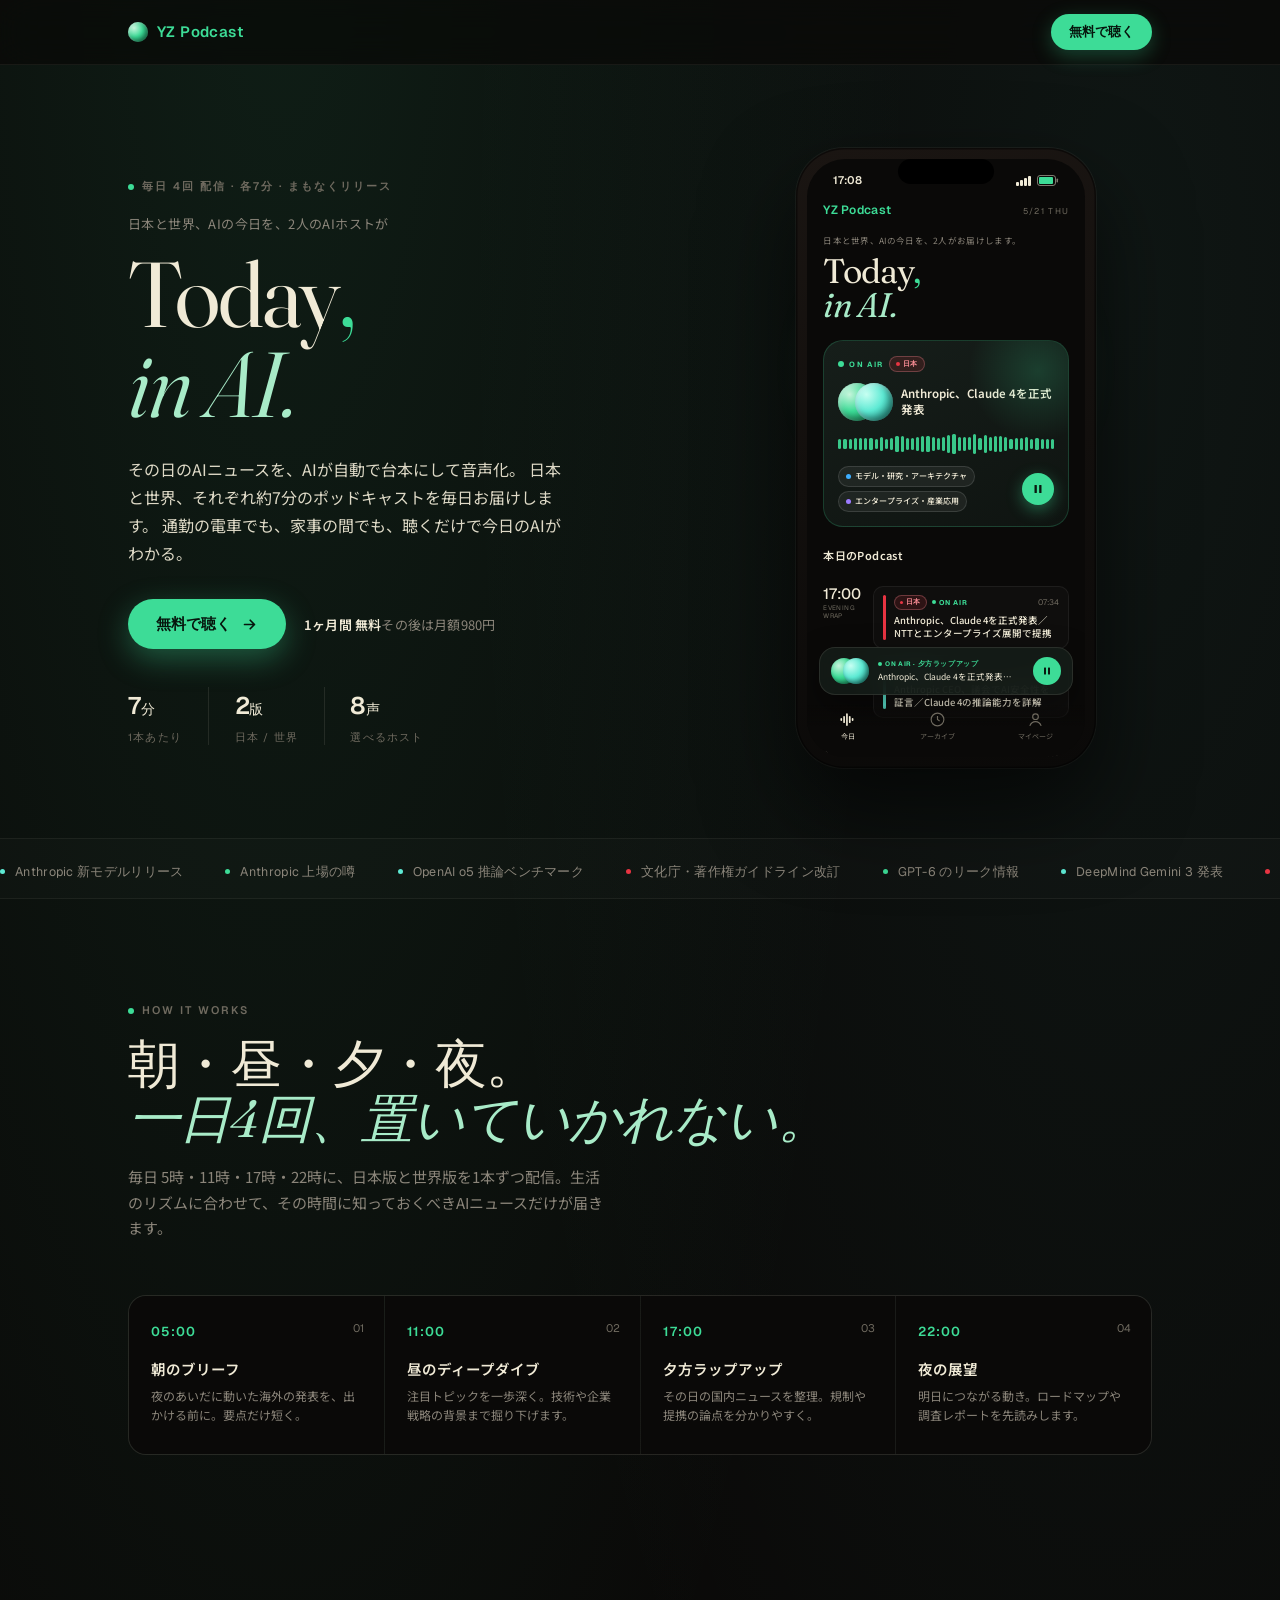
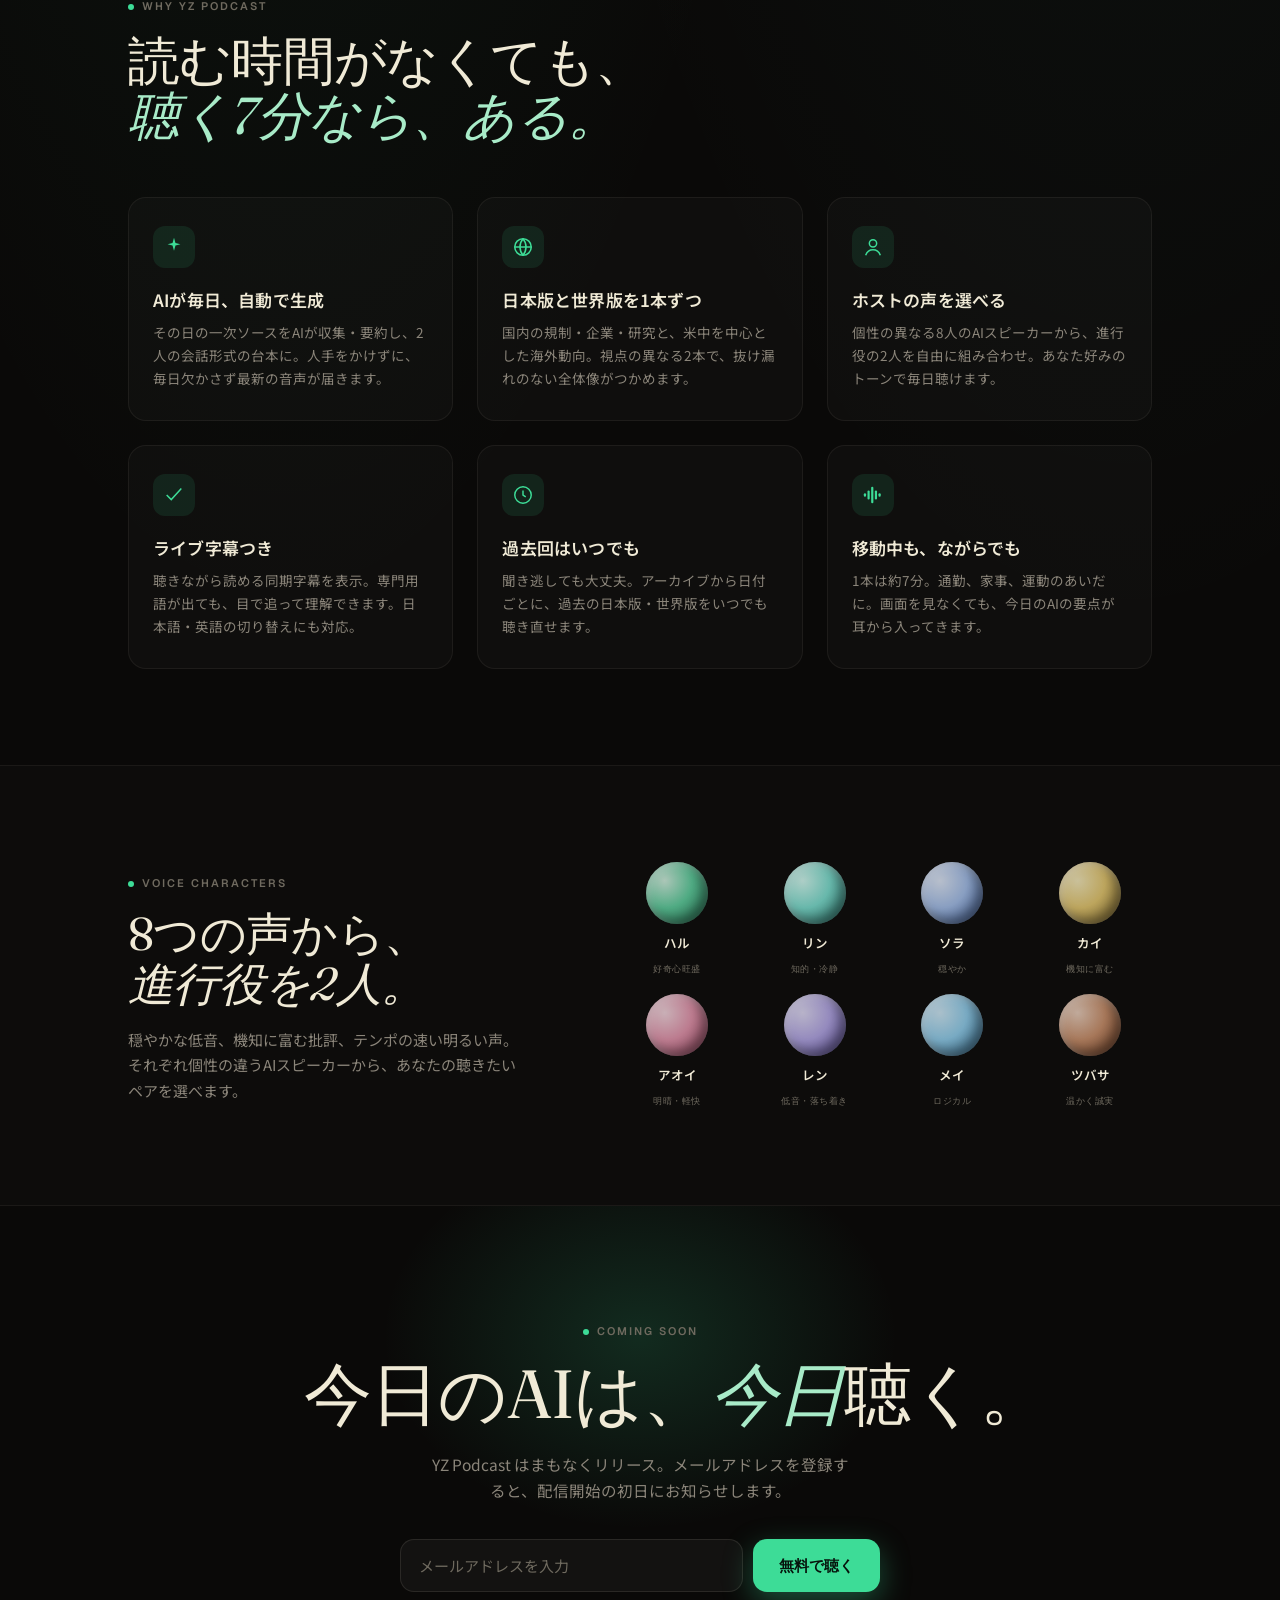
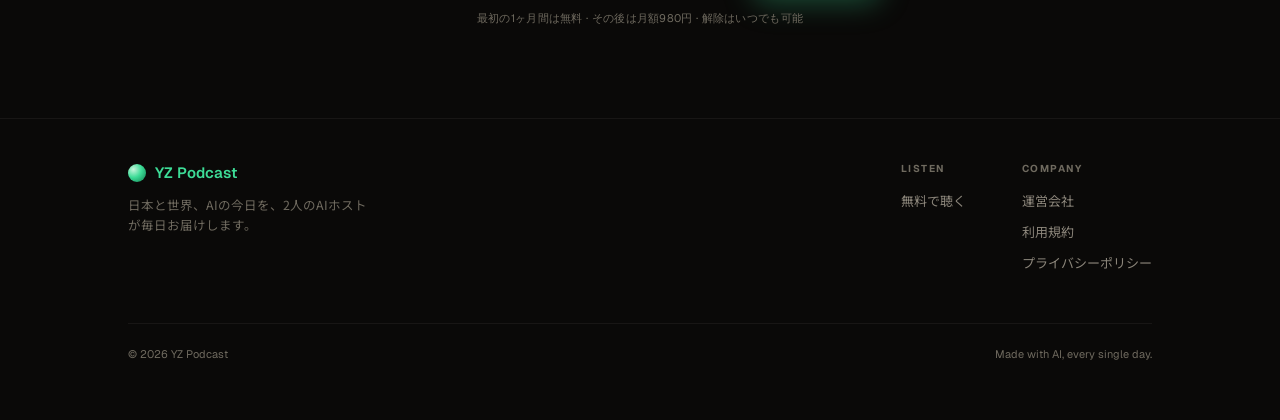
<file: index.html>
<!doctype html>
<html lang="ja">
<head>
<!-- Google tag (gtag.js) -->
<script async src="https://www.googletagmanager.com/gtag/js?id=AW-18240298925"></script>
<script>
  window.dataLayer = window.dataLayer || [];
  function gtag(){dataLayer.push(arguments);}
  gtag('js', new Date());

  gtag('config', 'AW-18240298925');
</script>
<meta charset="utf-8" />
<meta name="viewport" content="width=device-width, initial-scale=1" />
<title>YZ Podcast — 日本と世界、AIの今日を</title>
<meta name="description" content="AIが毎日生成する、AIニュースのポッドキャスト。日本版と世界版を1日2本、各7分。2人のAIホストがお届けします。まもなくリリース。" />
<link rel="icon" type="image/svg+xml" href="favicon.svg" />
<link rel="icon" type="image/png" href="favicon.png" />

<link rel="preconnect" href="https://fonts.googleapis.com">
<link rel="preconnect" href="https://fonts.gstatic.com" crossorigin>
<link href="https://fonts.googleapis.com/css2?family=Fraunces:ital,opsz,wght@0,9..144,300..900;1,9..144,300..600&family=Geist:wght@400;500;600;700&family=Noto+Sans+JP:wght@400;500;600;700&display=swap" rel="stylesheet">

  <link rel="stylesheet" href="styles.css" />
</head>
<body>

<!-- ══════ NAV ══════ -->
<nav>
  <div class="nav-inner">
    <a href="#top" class="brand"><span class="orb"></span>YZ Podcast</a>
    <div class="nav-links">
      <button class="nav-cta" data-signup>無料で聴く</button>
    </div>
  </div>
</nav>

<!-- ══════ HERO ══════ -->
<header class="hero" id="top">
  <div class="wrap hero-grid">
    <div>
      <span class="eyebrow"><span class="dot"></span>毎日 4回 配信 · 各7分 · まもなくリリース</span>
      <p class="hero-sub">日本と世界、AIの今日を、2人のAIホストが</p>
      <h1>Today<span class="comma">,</span><br><em>in AI.</em></h1>
      <p class="hero-lede">
        その日のAIニュースを、AIが自動で台本にして音声化。
        日本と世界、それぞれ約7分のポッドキャストを毎日お届けします。
        通勤の電車でも、家事の間でも、聴くだけで今日のAIがわかる。
      </p>
      <div class="hero-cta-row">
        <button class="btn-primary" data-signup>
          無料で聴く
          <svg viewBox="0 0 24 24" width="17" height="17" fill="none" stroke="#06140C" stroke-width="2.4" stroke-linecap="round" stroke-linejoin="round"><path d="M5 12h14M13 6l6 6-6 6"/></svg>
        </button>
        <span class="price-note">
          <b>1ヶ月間 無料</b>その後は月額980円
        </span>
      </div>
      <div class="hero-meta">
        <div class="m"><span class="num">7<span style="font-size:14px;font-weight:500;">分</span></span><span class="lbl">1本あたり</span></div>
        <div class="div"></div>
        <div class="m"><span class="num">2<span style="font-size:14px;font-weight:500;">版</span></span><span class="lbl">日本 / 世界</span></div>
        <div class="div"></div>
        <div class="m"><span class="num">8<span style="font-size:14px;font-weight:500;">声</span></span><span class="lbl">選べるホスト</span></div>
      </div>
    </div>

    <!-- phone: faithful app reproduction -->
    <div class="phone-stage">
      <div class="phone-glow"></div>
      <div class="phone">
        <div class="notch"></div>
        <div class="phone-screen">
          <div class="statusbar">
            <span>17:08</span>
            <span class="right">
              <svg width="16" height="11" viewBox="0 0 16 11" fill="var(--ink)"><rect x="0" y="7" width="3" height="4" rx="1"/><rect x="4" y="5" width="3" height="6" rx="1"/><rect x="8" y="3" width="3" height="8" rx="1"/><rect x="12" y="1" width="3" height="10" rx="1"/></svg>
              <svg width="22" height="11" viewBox="0 0 22 11" fill="none"><rect x="0.5" y="0.5" width="18" height="10" rx="2.5" stroke="var(--ink)" opacity="0.5"/><rect x="2" y="2" width="14" height="7" rx="1" fill="var(--accent)"/><rect x="19.5" y="3.5" width="1.5" height="4" rx="0.75" fill="var(--ink)" opacity="0.5"/></svg>
            </span>
          </div>
          <div class="scr-body">
            <div class="scr-top">
              <span class="scr-brand">YZ Podcast</span>
              <span class="scr-date">5/21 THU</span>
            </div>
            <div class="scr-subtitle">日本と世界、AIの今日を、2人がお届けします。</div>
            <div class="scr-h1">Today<span class="c">,</span><br><em>in AI.</em></div>

            <!-- live hero card -->
            <div class="app-hero-card">
              <div class="corner-glow"></div>
              <div class="ahc-tag">
                <span class="onair" style="width:6px;height:6px;"></span>
                <span class="lab">ON AIR</span>
                <span class="ahc-reg jp"><span class="d"></span>日本</span>
              </div>
              <div class="ahc-main">
                <div class="ahc-orbs">
                  <div class="ahc-orb haru"></div>
                  <div class="ahc-orb rin"></div>
                </div>
                <div class="ahc-title">Anthropic、Claude 4を正式発表</div>
              </div>
              <div class="ahc-wave" id="ahcwave"></div>
              <div class="ahc-foot">
                <div class="ahc-chips">
                  <span class="app-chip"><span class="cd" style="background:#3DAEFF"></span>モデル・研究・アーキテクチャ</span>
                  <span class="app-chip"><span class="cd" style="background:#9C7BFF"></span>エンタープライズ・産業応用</span>
                </div>
                <div class="ahc-play">
                  <svg viewBox="0 0 24 24" width="14" height="14" fill="#0A1810"><rect x="6" y="5" width="4" height="14" rx="1"/><rect x="14" y="5" width="4" height="14" rx="1"/></svg>
                </div>
              </div>
            </div>

            <!-- schedule -->
            <div class="app-sec-h">本日のPodcast</div>

            <div class="app-slot">
              <div class="stime">
                <div class="tt" style="color:var(--ink);">17:00</div>
                <div class="tl">EVENING WRAP</div>
              </div>
              <div class="seps">
                <div class="app-ep">
                  <div class="bar jp"></div>
                  <div class="ebody">
                    <div class="etop">
                      <span class="ereg jp"><span class="d"></span>日本</span>
                      <span style="font-family:var(--mono);font-size:7px;font-weight:700;letter-spacing:.8px;color:var(--accent);display:inline-flex;align-items:center;gap:3px;"><span class="onair" style="width:4px;height:4px;"></span>ON AIR</span>
                      <span class="edur">07:34</span>
                    </div>
                    <div class="etitle">Anthropic、Claude 4を正式発表／NTTとエンタープライズ展開で提携</div>
                  </div>
                </div>
                <div class="app-ep">
                  <div class="bar world"></div>
                  <div class="ebody">
                    <div class="etop">
                      <span class="ereg world"><span class="d"></span>WORLD</span>
                      <span class="edur" style="margin-left:auto;">IN 13 MIN</span>
                    </div>
                    <div class="etitle">Anthropic CEO、議会でAI安全性を証言／Claude 4の推論能力を詳解</div>
                  </div>
                </div>
              </div>
            </div>

            <div class="app-slot">
              <div class="stime">
                <div class="tt" style="color:var(--ink-dim);">11:00</div>
                <div class="tl">MIDDAY DEEP DIVE</div>
              </div>
              <div class="seps">
                <div class="app-ep played">
                  <div class="bar jp"></div>
                  <div class="ebody">
                    <div class="etop">
                      <span class="ereg jp"><span class="d"></span>日本</span>
                      <span class="edur">07:24</span>
                    </div>
                    <div class="etitle">AnthropicのMCP標準化が加速／Claude Codeが国内企業に相次ぎ採用</div>
                  </div>
                </div>
              </div>
            </div>
          </div>

          <!-- mini player -->
          <div class="scr-mini">
            <div class="mo-wrap"><div class="mo a"></div><div class="mo b"></div></div>
            <div class="mt">
              <div class="a"><span class="onair" style="width:4px;height:4px;"></span>ON AIR · 夕方ラップアップ</div>
              <div class="b">Anthropic、Claude 4を正式発表…</div>
            </div>
            <div class="mp">
              <svg viewBox="0 0 24 24" width="12" height="12" fill="#0A1810"><rect x="6" y="5" width="4" height="14" rx="1"/><rect x="14" y="5" width="4" height="14" rx="1"/></svg>
            </div>
          </div>

          <div class="scr-tabs">
            <div class="tb on"><svg class="ic" viewBox="0 0 24 24" fill="#F0EAD6"><rect x="2" y="10" width="2.4" height="4" rx="1.2"/><rect x="6" y="7" width="2.4" height="10" rx="1.2"/><rect x="10" y="3" width="2.4" height="18" rx="1.2"/><rect x="14" y="7" width="2.4" height="10" rx="1.2"/><rect x="18" y="10" width="2.4" height="4" rx="1.2"/></svg>今日</div>
            <div class="tb"><svg class="ic" viewBox="0 0 24 24" fill="none" stroke="#6F6A5F" stroke-width="1.6"><circle cx="12" cy="12" r="9"/><path d="M12 7v5l3 2"/></svg>アーカイブ</div>
            <div class="tb"><svg class="ic" viewBox="0 0 24 24" fill="none" stroke="#6F6A5F" stroke-width="1.6"><circle cx="12" cy="8" r="4"/><path d="M4 21c1.5-4 4.5-6 8-6s6.5 2 8 6"/></svg>マイページ</div>
          </div>
        </div>
      </div>
    </div>
  </div>
</header>

<!-- ══════ TICKER ══════ -->
<div class="ticker">
  <div class="ticker-track" id="ticker"></div>
</div>

<!-- ══════ HOW IT WORKS ══════ -->
<section class="sec" id="how">
  <div class="wrap">
    <div class="sec-head reveal">
      <span class="eyebrow"><span class="dot"></span>How it works</span>
      <h2 style="white-space:nowrap;">朝・昼・夕・夜。<br><em>一日4回、置いていかれない。</em></h2>
      <p>毎日 5時・11時・17時・22時に、日本版と世界版を1本ずつ配信。生活のリズムに合わせて、その時間に知っておくべきAIニュースだけが届きます。</p>
    </div>
    <div class="slots reveal">
      <div class="slot">
        <span class="ix">01</span>
        <div class="time">05:00</div>
        <div class="nm">朝のブリーフ</div>
        <div class="ds">夜のあいだに動いた海外の発表を、出かける前に。要点だけ短く。</div>
      </div>
      <div class="slot">
        <span class="ix">02</span>
        <div class="time">11:00</div>
        <div class="nm">昼のディープダイブ</div>
        <div class="ds">注目トピックを一歩深く。技術や企業戦略の背景まで掘り下げます。</div>
      </div>
      <div class="slot">
        <span class="ix">03</span>
        <div class="time">17:00</div>
        <div class="nm">夕方ラップアップ</div>
        <div class="ds">その日の国内ニュースを整理。規制や提携の論点を分かりやすく。</div>
      </div>
      <div class="slot">
        <span class="ix">04</span>
        <div class="time">22:00</div>
        <div class="nm">夜の展望</div>
        <div class="ds">明日につながる動き。ロードマップや調査レポートを先読みします。</div>
      </div>
    </div>
  </div>
</section>

<!-- ══════ FEATURES ══════ -->
<section class="sec" id="features" style="padding-top:40px;">
  <div class="wrap">
    <div class="sec-head reveal">
      <span class="eyebrow"><span class="dot"></span>Why YZ Podcast</span>
      <h2>読む時間がなくても、<br><em>聴く7分なら、ある。</em></h2>
    </div>
    <div class="feat reveal">
      <div class="feat-card">
        <div class="feat-ic"><svg viewBox="0 0 24 24" width="22" height="22" fill="#3DDC97"><path d="M12 2l1.6 5.6L19 9l-5.4 1.4L12 16l-1.6-5.6L5 9l5.4-1.4L12 2z"/></svg></div>
        <h3>AIが毎日、自動で生成</h3>
        <p>その日の一次ソースをAIが収集・要約し、2人の会話形式の台本に。人手をかけずに、毎日欠かさず最新の音声が届きます。</p>
      </div>
      <div class="feat-card">
        <div class="feat-ic"><svg viewBox="0 0 24 24" width="22" height="22" fill="none" stroke="#3DDC97" stroke-width="1.7"><circle cx="12" cy="12" r="9"/><path d="M3 12h18M12 3a14 14 0 0 1 0 18M12 3a14 14 0 0 0 0 18"/></svg></div>
        <h3>日本版と世界版を1本ずつ</h3>
        <p>国内の規制・企業・研究と、米中を中心とした海外動向。視点の異なる2本で、抜け漏れのない全体像がつかめます。</p>
      </div>
      <div class="feat-card">
        <div class="feat-ic"><svg viewBox="0 0 24 24" width="22" height="22" fill="none" stroke="#3DDC97" stroke-width="1.6"><circle cx="12" cy="8" r="4"/><path d="M4 21c1.5-4 4.5-6 8-6s6.5 2 8 6"/></svg></div>
        <h3>ホストの声を選べる</h3>
        <p>個性の異なる8人のAIスピーカーから、進行役の2人を自由に組み合わせ。あなた好みのトーンで毎日聴けます。</p>
      </div>
      <div class="feat-card">
        <div class="feat-ic"><svg viewBox="0 0 24 24" width="22" height="22" fill="none" stroke="#3DDC97" stroke-width="1.6"><path d="M4 12l5 5 11-12"/></svg></div>
        <h3>ライブ字幕つき</h3>
        <p>聴きながら読める同期字幕を表示。専門用語が出ても、目で追って理解できます。日本語・英語の切り替えにも対応。</p>
      </div>
      <div class="feat-card">
        <div class="feat-ic"><svg viewBox="0 0 24 24" width="22" height="22" fill="none" stroke="#3DDC97" stroke-width="1.6"><circle cx="12" cy="12" r="9"/><path d="M12 7v5l3 2"/></svg></div>
        <h3>過去回はいつでも</h3>
        <p>聞き逃しても大丈夫。アーカイブから日付ごとに、過去の日本版・世界版をいつでも聴き直せます。</p>
      </div>
      <div class="feat-card">
        <div class="feat-ic"><svg viewBox="0 0 24 24" width="22" height="22" fill="#3DDC97"><rect x="2" y="10" width="2.4" height="4" rx="1.2"/><rect x="6" y="7" width="2.4" height="10" rx="1.2"/><rect x="10" y="3" width="2.4" height="18" rx="1.2"/><rect x="14" y="7" width="2.4" height="10" rx="1.2"/><rect x="18" y="10" width="2.4" height="4" rx="1.2"/></svg></div>
        <h3>移動中も、ながらでも</h3>
        <p>1本は約7分。通勤、家事、運動のあいだに。画面を見なくても、今日のAIの要点が耳から入ってきます。</p>
      </div>
    </div>
  </div>
</section>

<!-- ══════ SPEAKERS ══════ -->
<section class="sec" id="speakers" style="background:rgba(255,255,255,.012);border-top:0.5px solid var(--line-soft);border-bottom:0.5px solid var(--line-soft);">
  <div class="wrap speakers-wrap">
    <div class="reveal">
      <span class="eyebrow"><span class="dot"></span>Voice characters</span>
      <h2 style="font-family:var(--display);font-weight:380;font-size:clamp(30px,4.4vw,46px);line-height:1.08;letter-spacing:-.7px;margin:16px 0 0;">8つの声から、<br><em>進行役を2人。</em></h2>
      <p style="font-size:15px;color:var(--ink-dim);line-height:1.7;margin:18px 0 0;max-width:400px;">穏やかな低音、機知に富む批評、テンポの速い明るい声。それぞれ個性の違うAIスピーカーから、あなたの聴きたいペアを選べます。</p>
    </div>
    <div class="voice-grid reveal" id="voices"></div>
  </div>
</section>

<!-- ══════ EMAIL CTA ══════ -->
<section class="final" id="get">
  <div class="glow"></div>
  <div class="wrap reveal">
    <span class="eyebrow" style="justify-content:center;"><span class="dot"></span>Coming soon</span>
    <h2 style="white-space:nowrap;">今日のAIは、<em>今日</em>聴く。</h2>
    <p>YZ Podcast はまもなくリリース。メールアドレスを登録すると、配信開始の初日にお知らせします。</p>
    <div class="signup-inline">
      <input type="email" id="inlineEmail" placeholder="メールアドレスを入力" autocomplete="email" />
      <button data-signup-inline>無料で聴く</button>
    </div>
    <div class="final-note">最初の1ヶ月間は無料 · その後は月額980円 · 解除はいつでも可能</div>
  </div>
</section>

<!-- ══════ FOOTER ══════ -->
<footer>
  <div class="wrap">
    <div class="foot-inner">
      <div>
        <div class="foot-brand"><span class="orb"></span>YZ Podcast</div>
        <div class="foot-tag">日本と世界、AIの今日を、2人のAIホストが毎日お届けします。</div>
      </div>
      <div class="foot-cols">
        <div class="foot-col">
          <h5>Listen</h5>
          <a data-signup>無料で聴く</a>
        </div>
        <div class="foot-col">
          <h5>Company</h5>
          <a href="https://www.yz-partners.co.jp/" target="_blank" rel="noopener">運営会社</a>
          <a href="terms.html">利用規約</a>
          <a href="privacy.html">プライバシーポリシー</a>
        </div>
      </div>
    </div>
    <div class="foot-bottom">
      <span>© 2026 YZ Podcast</span>
      <span>Made with AI, every single day.</span>
    </div>
  </div>
</footer>

<!-- ══════ SIGNUP MODAL ══════ -->
<div class="modal-overlay" id="modal">
  <div class="modal" role="dialog" aria-modal="true" aria-labelledby="modalTitle">
    <div class="mglow"></div>
    <button class="modal-close" aria-label="閉じる" id="modalClose">
      <svg viewBox="0 0 24 24" width="16" height="16" fill="none" stroke="var(--ink)" stroke-width="2" stroke-linecap="round"><path d="M6 6l12 12M18 6L6 18"/></svg>
    </button>

    <!-- form state -->
    <div id="formState">
      <div class="m-eyebrow"><span class="onair" style="width:6px;height:6px;"></span>Coming soon</div>
      <h3 id="modalTitle">YZ Podcast、<br><em>まもなくリリース。</em></h3>
      <p class="m-sub">先行登録で、配信初日にメールでお知らせします。</p>
      <label for="modalEmail">メールアドレス</label>
      <input type="email" id="modalEmail" placeholder="you@example.com" autocomplete="email" />
      <div class="err" id="emailErr"></div>
      <button class="modal-submit" id="modalSubmit">
        登録する
        <svg viewBox="0 0 24 24" width="16" height="16" fill="none" stroke="#06140C" stroke-width="2.4" stroke-linecap="round" stroke-linejoin="round"><path d="M5 12h14M13 6l6 6-6 6"/></svg>
      </button>
      <div class="m-fine">最初の1ヶ月間は無料。その後は月額980円・解除はいつでも可能です。</div>
    </div>

    <!-- thank-you state -->
    <div id="thanksState" class="thanks" style="display:none;">
      <div class="check">
        <svg viewBox="0 0 24 24" width="30" height="30" fill="none" stroke="var(--accent)" stroke-width="2.6" stroke-linecap="round" stroke-linejoin="round"><path d="M4 12l5 5 11-12"/></svg>
      </div>
      <h3>登録ありがとうございます。</h3>
      <p>配信開始の初日に、ご登録のメールアドレスへお知らせします。それまで、少しだけお待ちください。</p>
    </div>
  </div>
</div>

  <script src="script.js" defer></script>
</body>
</html>
</file>
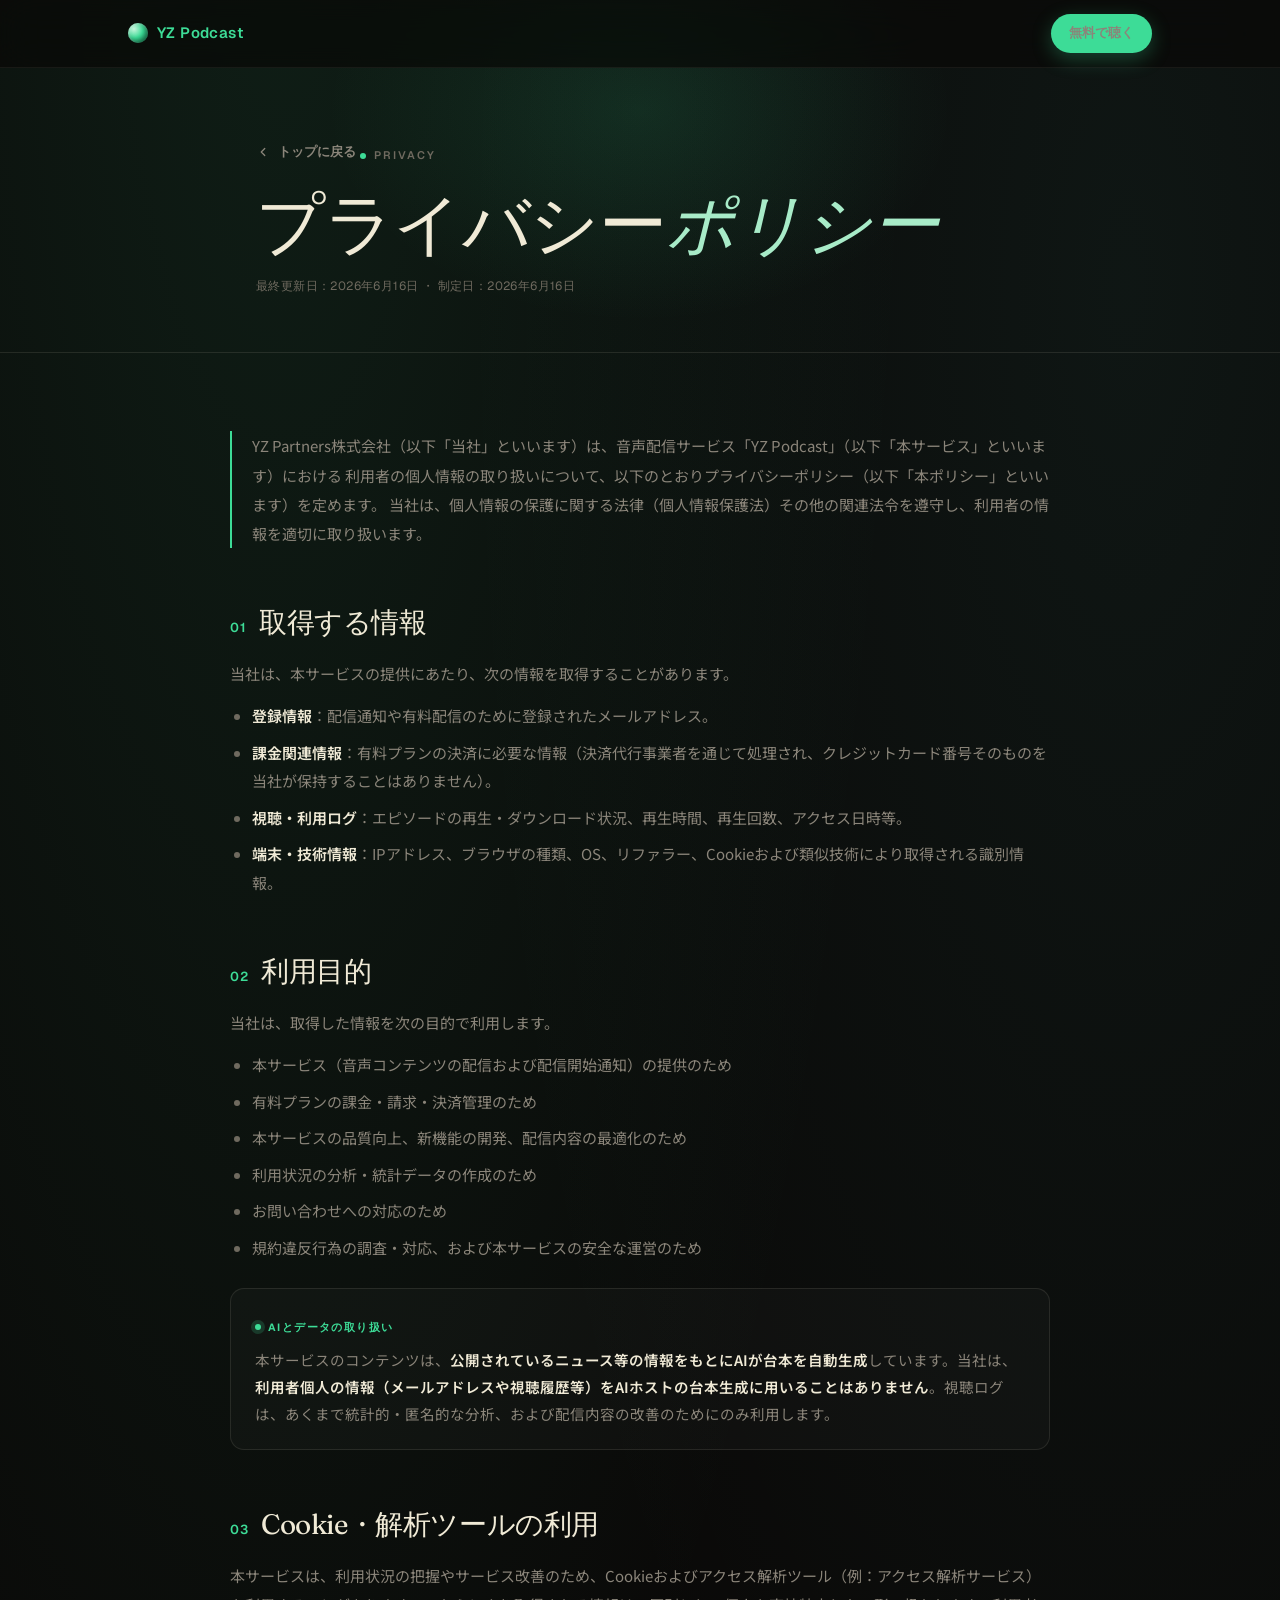
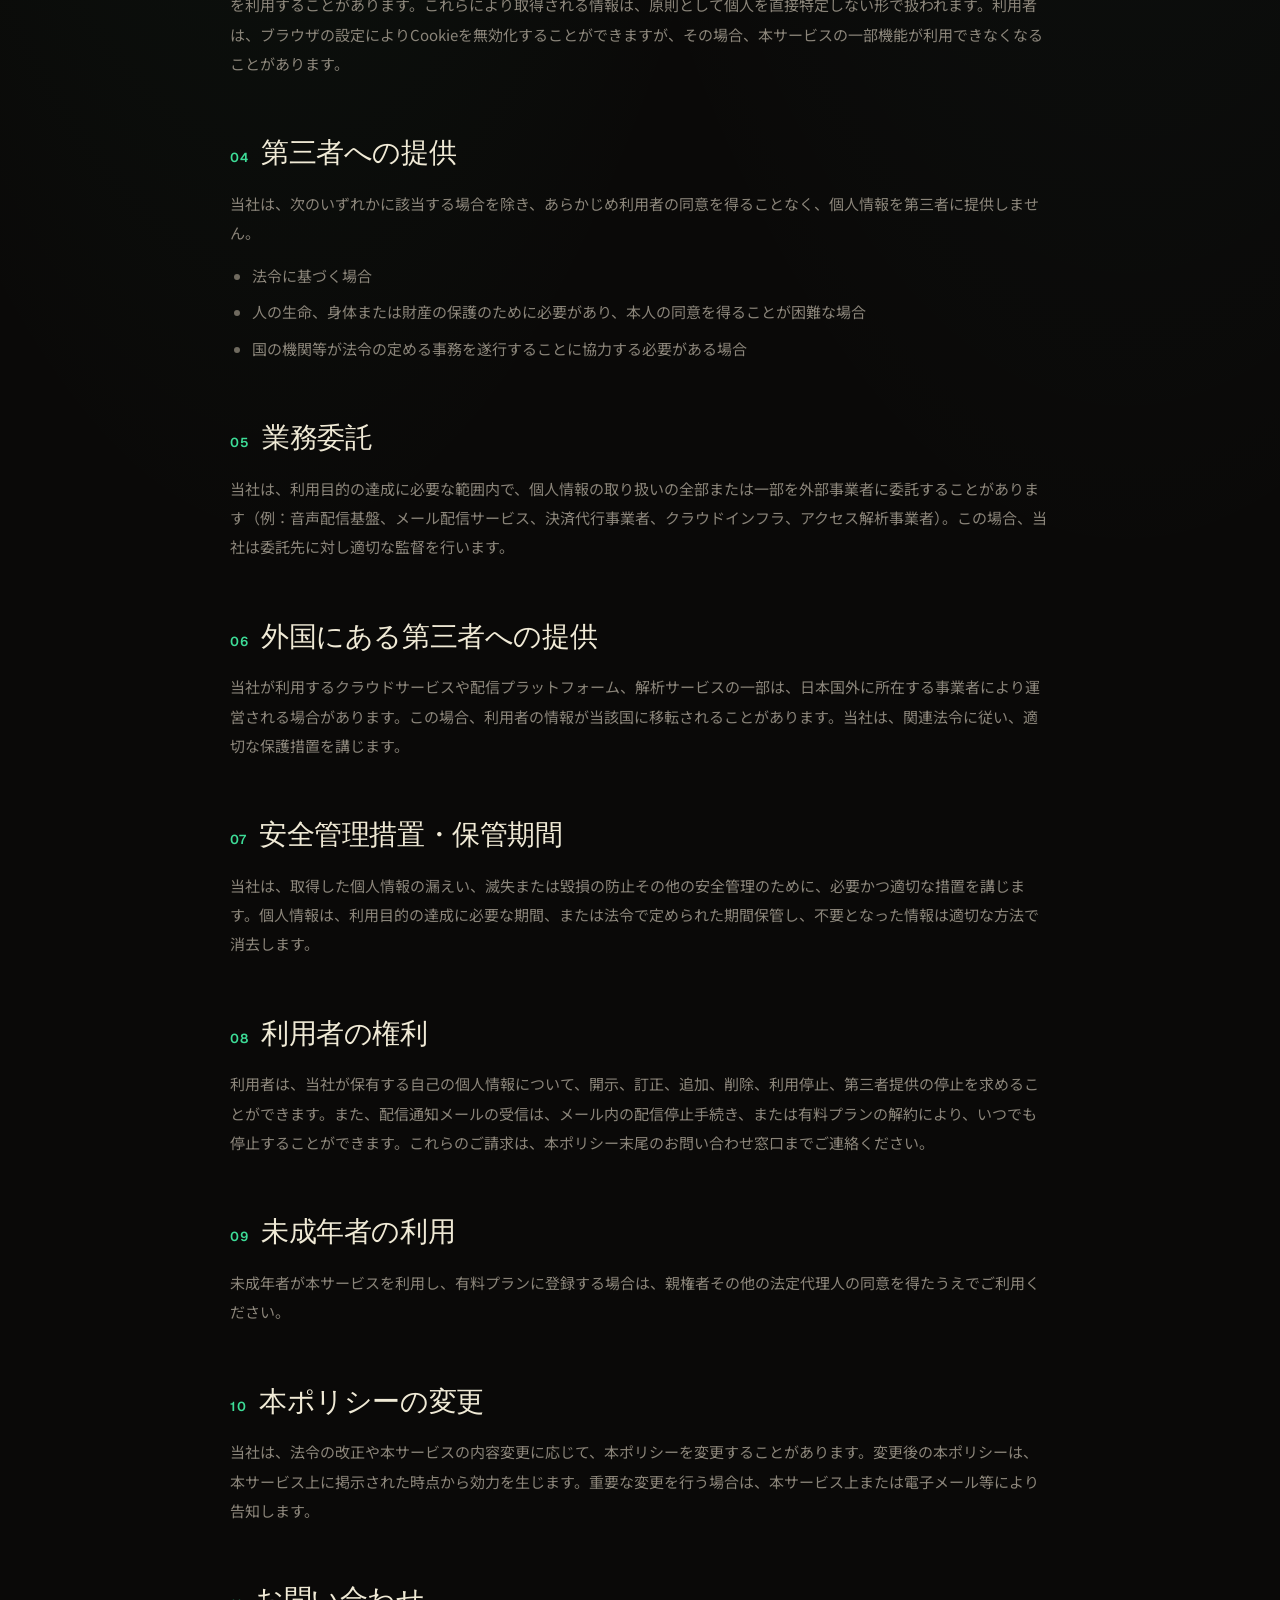
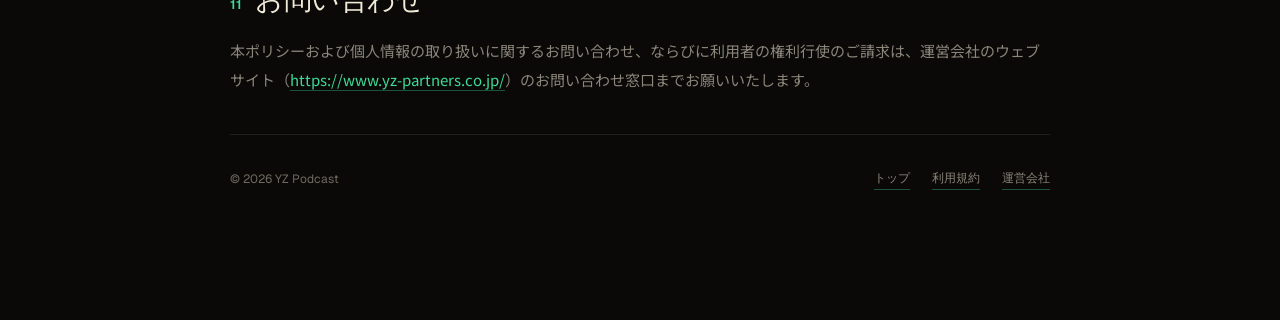
<file: privacy.html>
<!doctype html>
<html lang="ja">
<head>
<!-- Google tag (gtag.js) -->
<script async src="https://www.googletagmanager.com/gtag/js?id=AW-18240298925"></script>
<script>
  window.dataLayer = window.dataLayer || [];
  function gtag(){dataLayer.push(arguments);}
  gtag('js', new Date());

  gtag('config', 'AW-18240298925');
</script>
<meta charset="utf-8" />
<meta name="viewport" content="width=device-width, initial-scale=1" />
<title>プライバシーポリシー — YZ Podcast</title>
<meta name="description" content="YZ Podcast（AIが毎日生成するAIニュースのポッドキャスト）のプライバシーポリシー。取得する情報、利用目的、AIとデータの取り扱い、利用者の権利などを定めています。" />
<meta name="robots" content="index,follow" />
<link rel="icon" type="image/svg+xml" href="favicon.svg" />
<link rel="icon" type="image/png" href="favicon.png" />

<link rel="preconnect" href="https://fonts.googleapis.com">
<link rel="preconnect" href="https://fonts.gstatic.com" crossorigin>
<link href="https://fonts.googleapis.com/css2?family=Fraunces:ital,opsz,wght@0,9..144,300..900;1,9..144,300..600&family=Geist:wght@400;500;600;700&family=Noto+Sans+JP:wght@400;500;600;700&display=swap" rel="stylesheet">

<link rel="stylesheet" href="styles.css" />
<link rel="stylesheet" href="legal.css" />
</head>
<body>

<!-- ══════ NAV ══════ -->
<nav>
  <div class="nav-inner">
    <a href="index.html" class="brand"><span class="orb"></span>YZ Podcast</a>
    <div class="nav-links">
      <a class="nav-cta" href="index.html#get">無料で聴く</a>
    </div>
  </div>
</nav>

<!-- ══════ HERO ══════ -->
<header class="legal-hero">
  <div class="glow"></div>
  <div class="legal-wrap">
    <a href="index.html" class="legal-back">
      <svg viewBox="0 0 24 24" width="14" height="14" fill="none" stroke="currentColor" stroke-width="2.2" stroke-linecap="round" stroke-linejoin="round"><path d="M15 6l-6 6 6 6"/></svg>
      トップに戻る
    </a>
    <span class="eyebrow"><span class="dot"></span>Privacy</span>
    <h1>プライバシー<em>ポリシー</em></h1>
    <div class="updated">最終更新日：2026年6月16日 ・ 制定日：2026年6月16日</div>
  </div>
</header>

<!-- ══════ BODY ══════ -->
<main class="legal-wrap legal-body">

  <p class="legal-intro">
    YZ Partners株式会社（以下「当社」といいます）は、音声配信サービス「YZ Podcast」（以下「本サービス」といいます）における
    利用者の個人情報の取り扱いについて、以下のとおりプライバシーポリシー（以下「本ポリシー」といいます）を定めます。
    当社は、個人情報の保護に関する法律（個人情報保護法）その他の関連法令を遵守し、利用者の情報を適切に取り扱います。
  </p>

  <h2><span class="no">01</span>取得する情報</h2>
  <p>当社は、本サービスの提供にあたり、次の情報を取得することがあります。</p>
  <ul>
    <li><strong>登録情報</strong>：配信通知や有料配信のために登録されたメールアドレス。</li>
    <li><strong>課金関連情報</strong>：有料プランの決済に必要な情報（決済代行事業者を通じて処理され、クレジットカード番号そのものを当社が保持することはありません）。</li>
    <li><strong>視聴・利用ログ</strong>：エピソードの再生・ダウンロード状況、再生時間、再生回数、アクセス日時等。</li>
    <li><strong>端末・技術情報</strong>：IPアドレス、ブラウザの種類、OS、リファラー、Cookieおよび類似技術により取得される識別情報。</li>
  </ul>

  <h2><span class="no">02</span>利用目的</h2>
  <p>当社は、取得した情報を次の目的で利用します。</p>
  <ul>
    <li>本サービス（音声コンテンツの配信および配信開始通知）の提供のため</li>
    <li>有料プランの課金・請求・決済管理のため</li>
    <li>本サービスの品質向上、新機能の開発、配信内容の最適化のため</li>
    <li>利用状況の分析・統計データの作成のため</li>
    <li>お問い合わせへの対応のため</li>
    <li>規約違反行為の調査・対応、および本サービスの安全な運営のため</li>
  </ul>

  <div class="legal-note">
    <span class="note-tag">AIとデータの取り扱い</span>
    <p>本サービスのコンテンツは、<strong>公開されているニュース等の情報をもとにAIが台本を自動生成</strong>しています。当社は、<strong>利用者個人の情報（メールアドレスや視聴履歴等）をAIホストの台本生成に用いることはありません</strong>。視聴ログは、あくまで統計的・匿名的な分析、および配信内容の改善のためにのみ利用します。</p>
  </div>

  <h2><span class="no">03</span>Cookie・解析ツールの利用</h2>
  <p>本サービスは、利用状況の把握やサービス改善のため、Cookieおよびアクセス解析ツール（例：アクセス解析サービス）を利用することがあります。これらにより取得される情報は、原則として個人を直接特定しない形で扱われます。利用者は、ブラウザの設定によりCookieを無効化することができますが、その場合、本サービスの一部機能が利用できなくなることがあります。</p>

  <h2><span class="no">04</span>第三者への提供</h2>
  <p>当社は、次のいずれかに該当する場合を除き、あらかじめ利用者の同意を得ることなく、個人情報を第三者に提供しません。</p>
  <ul>
    <li>法令に基づく場合</li>
    <li>人の生命、身体または財産の保護のために必要があり、本人の同意を得ることが困難な場合</li>
    <li>国の機関等が法令の定める事務を遂行することに協力する必要がある場合</li>
  </ul>

  <h2><span class="no">05</span>業務委託</h2>
  <p>当社は、利用目的の達成に必要な範囲内で、個人情報の取り扱いの全部または一部を外部事業者に委託することがあります（例：音声配信基盤、メール配信サービス、決済代行事業者、クラウドインフラ、アクセス解析事業者）。この場合、当社は委託先に対し適切な監督を行います。</p>

  <h2><span class="no">06</span>外国にある第三者への提供</h2>
  <p>当社が利用するクラウドサービスや配信プラットフォーム、解析サービスの一部は、日本国外に所在する事業者により運営される場合があります。この場合、利用者の情報が当該国に移転されることがあります。当社は、関連法令に従い、適切な保護措置を講じます。</p>

  <h2><span class="no">07</span>安全管理措置・保管期間</h2>
  <p>当社は、取得した個人情報の漏えい、滅失または毀損の防止その他の安全管理のために、必要かつ適切な措置を講じます。個人情報は、利用目的の達成に必要な期間、または法令で定められた期間保管し、不要となった情報は適切な方法で消去します。</p>

  <h2><span class="no">08</span>利用者の権利</h2>
  <p>利用者は、当社が保有する自己の個人情報について、開示、訂正、追加、削除、利用停止、第三者提供の停止を求めることができます。また、配信通知メールの受信は、メール内の配信停止手続き、または有料プランの解約により、いつでも停止することができます。これらのご請求は、本ポリシー末尾のお問い合わせ窓口までご連絡ください。</p>

  <h2><span class="no">09</span>未成年者の利用</h2>
  <p>未成年者が本サービスを利用し、有料プランに登録する場合は、親権者その他の法定代理人の同意を得たうえでご利用ください。</p>

  <h2><span class="no">10</span>本ポリシーの変更</h2>
  <p>当社は、法令の改正や本サービスの内容変更に応じて、本ポリシーを変更することがあります。変更後の本ポリシーは、本サービス上に掲示された時点から効力を生じます。重要な変更を行う場合は、本サービス上または電子メール等により告知します。</p>

  <h2><span class="no">11</span>お問い合わせ</h2>
  <p>本ポリシーおよび個人情報の取り扱いに関するお問い合わせ、ならびに利用者の権利行使のご請求は、運営会社のウェブサイト（<a href="https://www.yz-partners.co.jp/" target="_blank" rel="noopener">https://www.yz-partners.co.jp/</a>）のお問い合わせ窓口までお願いいたします。</p>

  <div class="legal-foot">
    <span>© 2026 YZ Podcast</span>
    <div class="links">
      <a href="index.html">トップ</a>
      <a href="terms.html">利用規約</a>
      <a href="https://www.yz-partners.co.jp/" target="_blank" rel="noopener">運営会社</a>
    </div>
  </div>

</main>

</body>
</html>
</file>
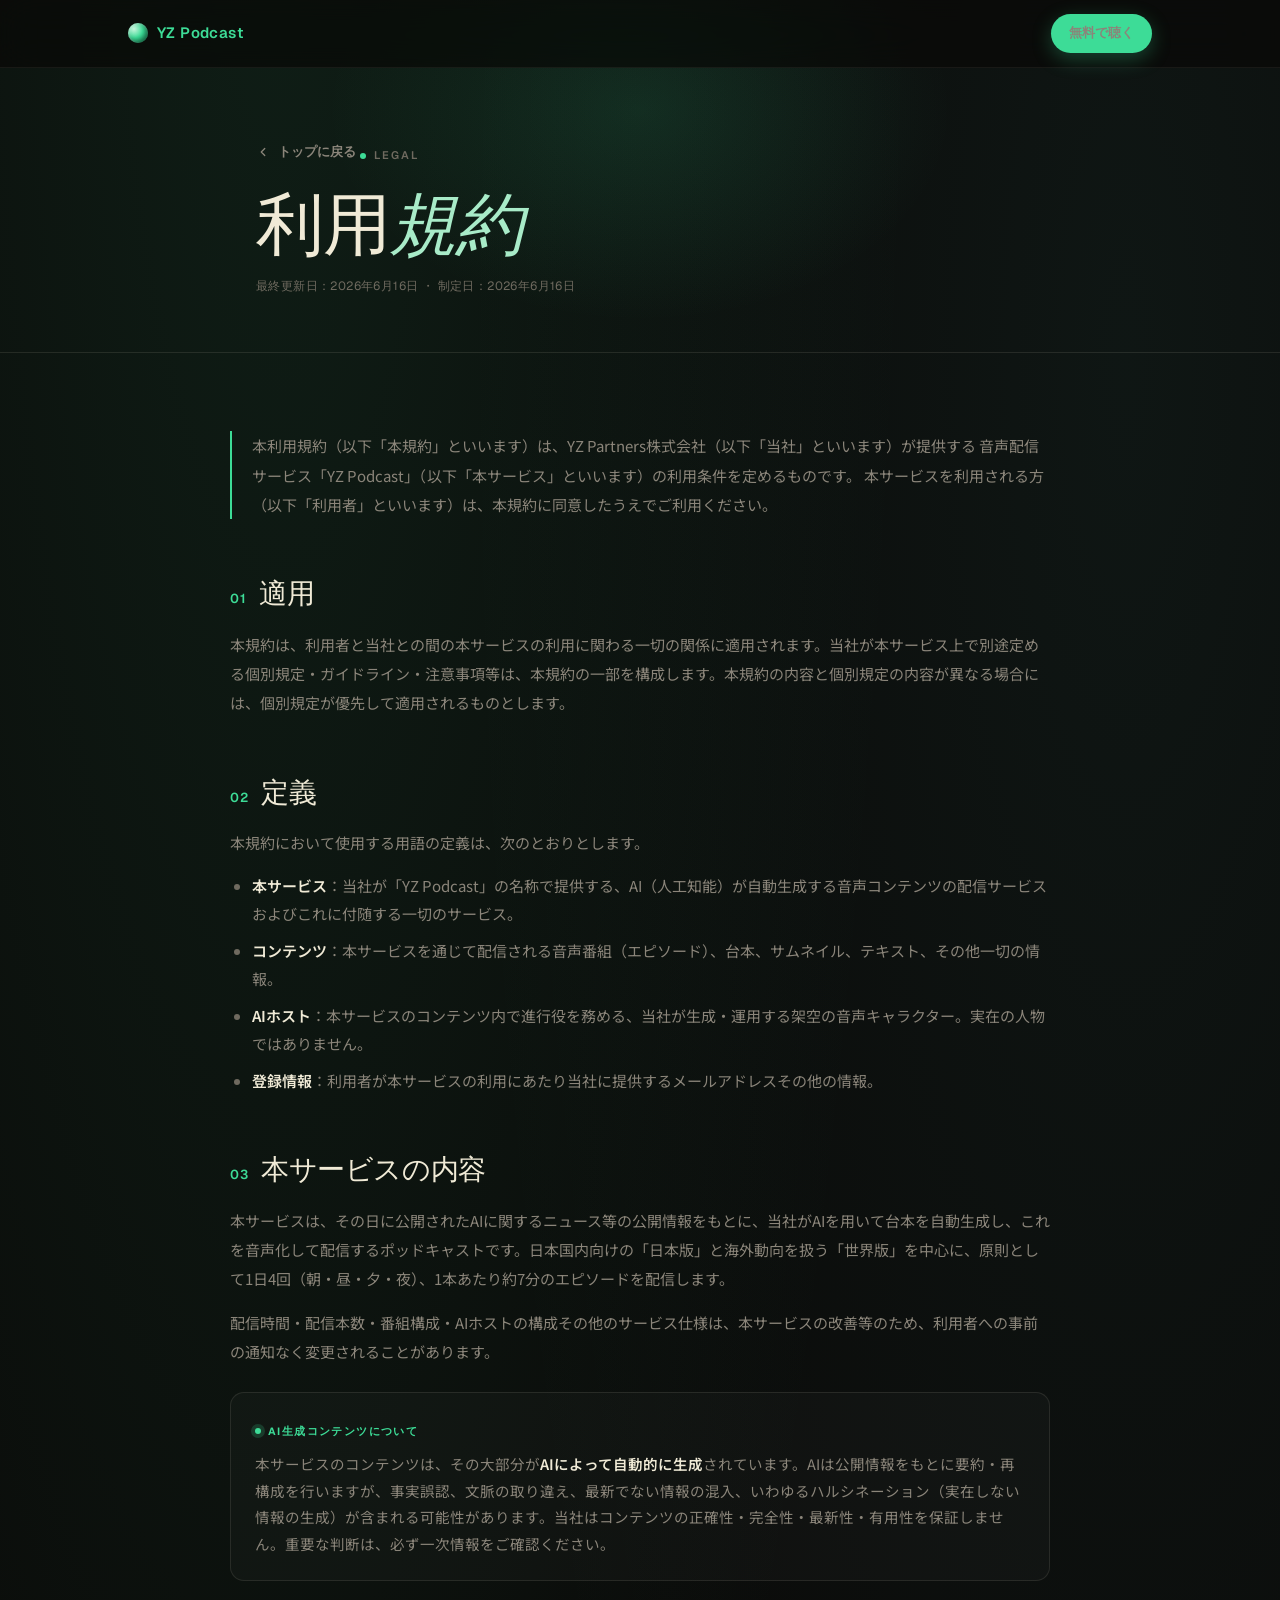
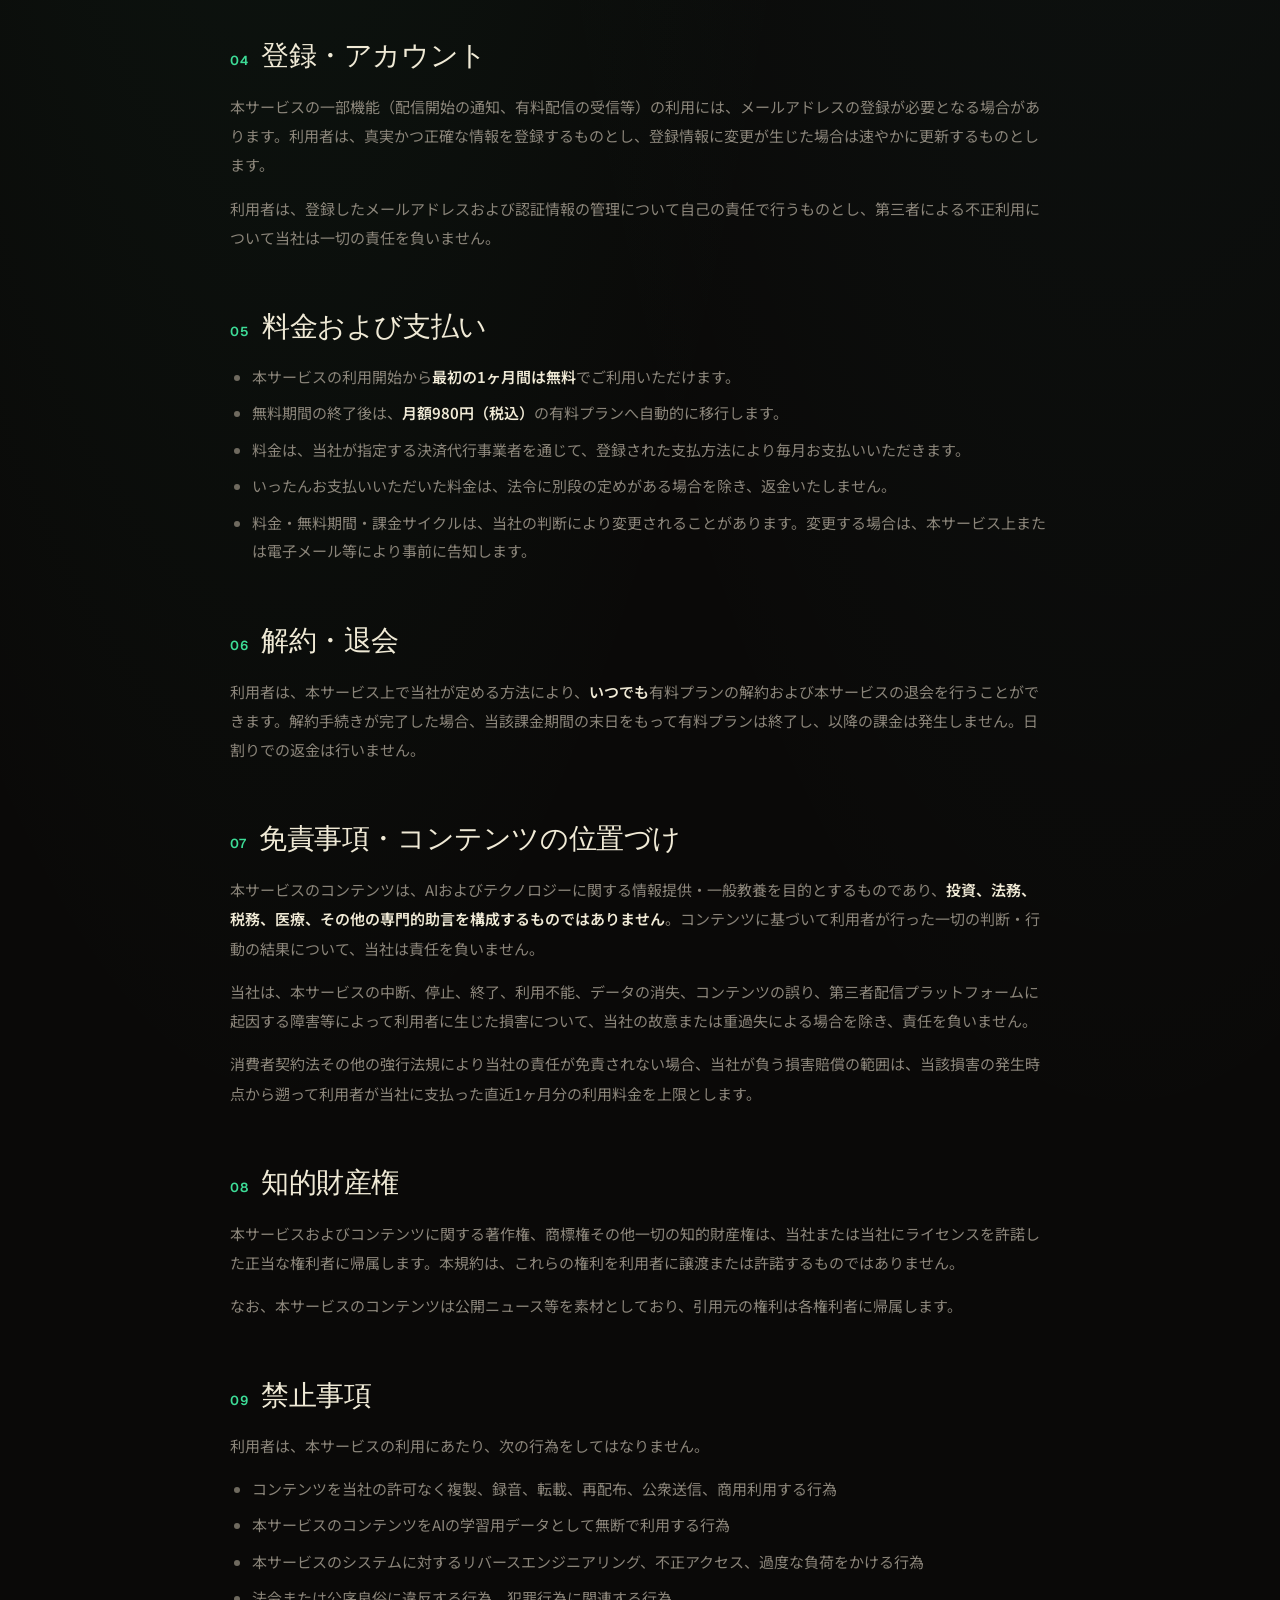
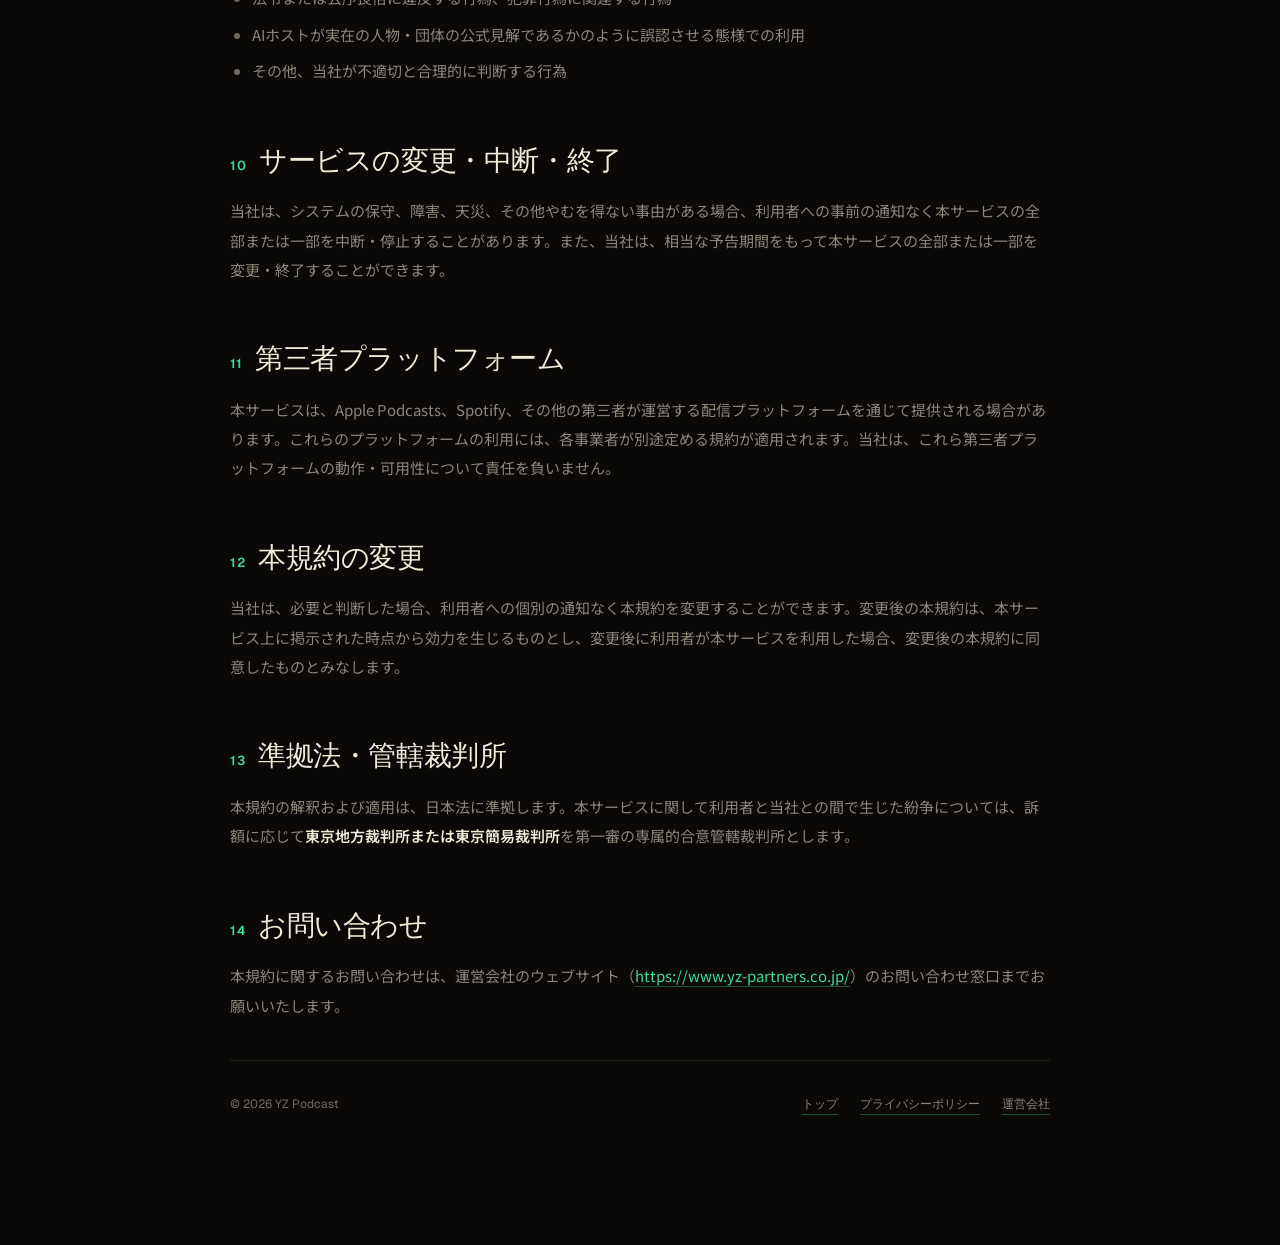
<file: terms.html>
<!doctype html>
<html lang="ja">
<head>
<!-- Google tag (gtag.js) -->
<script async src="https://www.googletagmanager.com/gtag/js?id=AW-18240298925"></script>
<script>
  window.dataLayer = window.dataLayer || [];
  function gtag(){dataLayer.push(arguments);}
  gtag('js', new Date());

  gtag('config', 'AW-18240298925');
</script>
<meta charset="utf-8" />
<meta name="viewport" content="width=device-width, initial-scale=1" />
<title>利用規約 — YZ Podcast</title>
<meta name="description" content="YZ Podcast（AIが毎日生成するAIニュースのポッドキャスト）の利用規約。サービス内容、料金、AI生成コンテンツの取り扱い、免責事項などを定めています。" />
<meta name="robots" content="index,follow" />
<link rel="icon" type="image/svg+xml" href="favicon.svg" />
<link rel="icon" type="image/png" href="favicon.png" />

<link rel="preconnect" href="https://fonts.googleapis.com">
<link rel="preconnect" href="https://fonts.gstatic.com" crossorigin>
<link href="https://fonts.googleapis.com/css2?family=Fraunces:ital,opsz,wght@0,9..144,300..900;1,9..144,300..600&family=Geist:wght@400;500;600;700&family=Noto+Sans+JP:wght@400;500;600;700&display=swap" rel="stylesheet">

<link rel="stylesheet" href="styles.css" />
<link rel="stylesheet" href="legal.css" />
</head>
<body>

<!-- ══════ NAV ══════ -->
<nav>
  <div class="nav-inner">
    <a href="index.html" class="brand"><span class="orb"></span>YZ Podcast</a>
    <div class="nav-links">
      <a class="nav-cta" href="index.html#get">無料で聴く</a>
    </div>
  </div>
</nav>

<!-- ══════ HERO ══════ -->
<header class="legal-hero">
  <div class="glow"></div>
  <div class="legal-wrap">
    <a href="index.html" class="legal-back">
      <svg viewBox="0 0 24 24" width="14" height="14" fill="none" stroke="currentColor" stroke-width="2.2" stroke-linecap="round" stroke-linejoin="round"><path d="M15 6l-6 6 6 6"/></svg>
      トップに戻る
    </a>
    <span class="eyebrow"><span class="dot"></span>Legal</span>
    <h1>利用<em>規約</em></h1>
    <div class="updated">最終更新日：2026年6月16日 ・ 制定日：2026年6月16日</div>
  </div>
</header>

<!-- ══════ BODY ══════ -->
<main class="legal-wrap legal-body">

  <p class="legal-intro">
    本利用規約（以下「本規約」といいます）は、YZ Partners株式会社（以下「当社」といいます）が提供する
    音声配信サービス「YZ Podcast」（以下「本サービス」といいます）の利用条件を定めるものです。
    本サービスを利用される方（以下「利用者」といいます）は、本規約に同意したうえでご利用ください。
  </p>

  <h2><span class="no">01</span>適用</h2>
  <p>本規約は、利用者と当社との間の本サービスの利用に関わる一切の関係に適用されます。当社が本サービス上で別途定める個別規定・ガイドライン・注意事項等は、本規約の一部を構成します。本規約の内容と個別規定の内容が異なる場合には、個別規定が優先して適用されるものとします。</p>

  <h2><span class="no">02</span>定義</h2>
  <p>本規約において使用する用語の定義は、次のとおりとします。</p>
  <ul>
    <li><strong>本サービス</strong>：当社が「YZ Podcast」の名称で提供する、AI（人工知能）が自動生成する音声コンテンツの配信サービスおよびこれに付随する一切のサービス。</li>
    <li><strong>コンテンツ</strong>：本サービスを通じて配信される音声番組（エピソード）、台本、サムネイル、テキスト、その他一切の情報。</li>
    <li><strong>AIホスト</strong>：本サービスのコンテンツ内で進行役を務める、当社が生成・運用する架空の音声キャラクター。実在の人物ではありません。</li>
    <li><strong>登録情報</strong>：利用者が本サービスの利用にあたり当社に提供するメールアドレスその他の情報。</li>
  </ul>

  <h2><span class="no">03</span>本サービスの内容</h2>
  <p>本サービスは、その日に公開されたAIに関するニュース等の公開情報をもとに、当社がAIを用いて台本を自動生成し、これを音声化して配信するポッドキャストです。日本国内向けの「日本版」と海外動向を扱う「世界版」を中心に、原則として1日4回（朝・昼・夕・夜）、1本あたり約7分のエピソードを配信します。</p>
  <p>配信時間・配信本数・番組構成・AIホストの構成その他のサービス仕様は、本サービスの改善等のため、利用者への事前の通知なく変更されることがあります。</p>

  <div class="legal-note">
    <span class="note-tag">AI生成コンテンツについて</span>
    <p>本サービスのコンテンツは、その大部分が<strong>AIによって自動的に生成</strong>されています。AIは公開情報をもとに要約・再構成を行いますが、事実誤認、文脈の取り違え、最新でない情報の混入、いわゆるハルシネーション（実在しない情報の生成）が含まれる可能性があります。当社はコンテンツの正確性・完全性・最新性・有用性を保証しません。重要な判断は、必ず一次情報をご確認ください。</p>
  </div>

  <h2><span class="no">04</span>登録・アカウント</h2>
  <p>本サービスの一部機能（配信開始の通知、有料配信の受信等）の利用には、メールアドレスの登録が必要となる場合があります。利用者は、真実かつ正確な情報を登録するものとし、登録情報に変更が生じた場合は速やかに更新するものとします。</p>
  <p>利用者は、登録したメールアドレスおよび認証情報の管理について自己の責任で行うものとし、第三者による不正利用について当社は一切の責任を負いません。</p>

  <h2><span class="no">05</span>料金および支払い</h2>
  <ul>
    <li>本サービスの利用開始から<strong>最初の1ヶ月間は無料</strong>でご利用いただけます。</li>
    <li>無料期間の終了後は、<strong>月額980円（税込）</strong>の有料プランへ自動的に移行します。</li>
    <li>料金は、当社が指定する決済代行事業者を通じて、登録された支払方法により毎月お支払いいただきます。</li>
    <li>いったんお支払いいただいた料金は、法令に別段の定めがある場合を除き、返金いたしません。</li>
    <li>料金・無料期間・課金サイクルは、当社の判断により変更されることがあります。変更する場合は、本サービス上または電子メール等により事前に告知します。</li>
  </ul>

  <h2><span class="no">06</span>解約・退会</h2>
  <p>利用者は、本サービス上で当社が定める方法により、<strong>いつでも</strong>有料プランの解約および本サービスの退会を行うことができます。解約手続きが完了した場合、当該課金期間の末日をもって有料プランは終了し、以降の課金は発生しません。日割りでの返金は行いません。</p>

  <h2><span class="no">07</span>免責事項・コンテンツの位置づけ</h2>
  <p>本サービスのコンテンツは、AIおよびテクノロジーに関する情報提供・一般教養を目的とするものであり、<strong>投資、法務、税務、医療、その他の専門的助言を構成するものではありません</strong>。コンテンツに基づいて利用者が行った一切の判断・行動の結果について、当社は責任を負いません。</p>
  <p>当社は、本サービスの中断、停止、終了、利用不能、データの消失、コンテンツの誤り、第三者配信プラットフォームに起因する障害等によって利用者に生じた損害について、当社の故意または重過失による場合を除き、責任を負いません。</p>
  <p>消費者契約法その他の強行法規により当社の責任が免責されない場合、当社が負う損害賠償の範囲は、当該損害の発生時点から遡って利用者が当社に支払った直近1ヶ月分の利用料金を上限とします。</p>

  <h2><span class="no">08</span>知的財産権</h2>
  <p>本サービスおよびコンテンツに関する著作権、商標権その他一切の知的財産権は、当社または当社にライセンスを許諾した正当な権利者に帰属します。本規約は、これらの権利を利用者に譲渡または許諾するものではありません。</p>
  <p>なお、本サービスのコンテンツは公開ニュース等を素材としており、引用元の権利は各権利者に帰属します。</p>

  <h2><span class="no">09</span>禁止事項</h2>
  <p>利用者は、本サービスの利用にあたり、次の行為をしてはなりません。</p>
  <ul>
    <li>コンテンツを当社の許可なく複製、録音、転載、再配布、公衆送信、商用利用する行為</li>
    <li>本サービスのコンテンツをAIの学習用データとして無断で利用する行為</li>
    <li>本サービスのシステムに対するリバースエンジニアリング、不正アクセス、過度な負荷をかける行為</li>
    <li>法令または公序良俗に違反する行為、犯罪行為に関連する行為</li>
    <li>AIホストが実在の人物・団体の公式見解であるかのように誤認させる態様での利用</li>
    <li>その他、当社が不適切と合理的に判断する行為</li>
  </ul>

  <h2><span class="no">10</span>サービスの変更・中断・終了</h2>
  <p>当社は、システムの保守、障害、天災、その他やむを得ない事由がある場合、利用者への事前の通知なく本サービスの全部または一部を中断・停止することがあります。また、当社は、相当な予告期間をもって本サービスの全部または一部を変更・終了することができます。</p>

  <h2><span class="no">11</span>第三者プラットフォーム</h2>
  <p>本サービスは、Apple Podcasts、Spotify、その他の第三者が運営する配信プラットフォームを通じて提供される場合があります。これらのプラットフォームの利用には、各事業者が別途定める規約が適用されます。当社は、これら第三者プラットフォームの動作・可用性について責任を負いません。</p>

  <h2><span class="no">12</span>本規約の変更</h2>
  <p>当社は、必要と判断した場合、利用者への個別の通知なく本規約を変更することができます。変更後の本規約は、本サービス上に掲示された時点から効力を生じるものとし、変更後に利用者が本サービスを利用した場合、変更後の本規約に同意したものとみなします。</p>

  <h2><span class="no">13</span>準拠法・管轄裁判所</h2>
  <p>本規約の解釈および適用は、日本法に準拠します。本サービスに関して利用者と当社との間で生じた紛争については、訴額に応じて<strong>東京地方裁判所または東京簡易裁判所</strong>を第一審の専属的合意管轄裁判所とします。</p>

  <h2><span class="no">14</span>お問い合わせ</h2>
  <p>本規約に関するお問い合わせは、運営会社のウェブサイト（<a href="https://www.yz-partners.co.jp/" target="_blank" rel="noopener">https://www.yz-partners.co.jp/</a>）のお問い合わせ窓口までお願いいたします。</p>

  <div class="legal-foot">
    <span>© 2026 YZ Podcast</span>
    <div class="links">
      <a href="index.html">トップ</a>
      <a href="privacy.html">プライバシーポリシー</a>
      <a href="https://www.yz-partners.co.jp/" target="_blank" rel="noopener">運営会社</a>
    </div>
  </div>

</main>

</body>
</html>
</file>
<file: styles.css>
:root{
  --bg:#0A0908;
  --bg-2:#0E140F;
  --ink:#F0EAD6;
  --ink-dim:#8B857A;
  --ink-faint:#6F6A5F;
  --line:rgba(240,234,214,0.10);
  --line-soft:rgba(240,234,214,0.06);
  --accent:#3DDC97;
  --accent-soft:#A8EBC8;
  --teal:#5EEAD4;
  --jp:#E83442;
  --jp-soft:#FF9098;
  --card:rgba(255,255,255,0.025);
  --card-2:rgba(255,255,255,0.04);
  --display:"Fraunces", Georgia, serif;
  --mono:"Geist", system-ui, sans-serif;
  --body:"Noto Sans JP", "Geist", system-ui, sans-serif;
}

*{box-sizing:border-box;}
html{scroll-behavior:smooth;}
html,body{margin:0;padding:0;}
body{
  background:
    radial-gradient(ellipse at 22% -5%, rgba(61,220,151,0.10) 0%, rgba(0,0,0,0) 45%),
    radial-gradient(ellipse at 88% 8%, rgba(94,234,212,0.06) 0%, rgba(0,0,0,0) 42%),
    var(--bg);
  color:var(--ink);
  font-family:var(--body);
  line-height:1.6;
  -webkit-font-smoothing:antialiased;
  overflow-x:hidden;
}
a{color:inherit;text-decoration:none;}
img{max-width:100%;display:block;}

.eyebrow{
  font-family:var(--mono);font-size:11px;letter-spacing:2px;text-transform:uppercase;
  color:var(--ink-faint);font-weight:600;display:inline-flex;align-items:center;gap:8px;
}
.eyebrow .dot{width:6px;height:6px;border-radius:50%;background:var(--accent);}

.wrap{max-width:1080px;margin:0 auto;padding:0 28px;}

.onair{
  width:7px;height:7px;border-radius:50%;background:var(--accent);
  display:inline-block;position:relative;animation:pulse 1.8s ease-out infinite;
}
@keyframes pulse{
  0%{box-shadow:0 0 0 0 rgba(61,220,151,.7);}
  70%{box-shadow:0 0 0 9px rgba(61,220,151,0);}
  100%{box-shadow:0 0 0 0 rgba(61,220,151,0);}
}

/* ════════ NAV ════════ */
nav{
  position:fixed;top:0;left:0;right:0;z-index:100;
  backdrop-filter:blur(20px) saturate(160%);-webkit-backdrop-filter:blur(20px) saturate(160%);
  background:rgba(10,9,8,0.72);border-bottom:0.5px solid var(--line-soft);
}
.nav-inner{max-width:1080px;margin:0 auto;padding:14px 28px;display:flex;align-items:center;justify-content:space-between;}
.brand{font-family:var(--mono);font-weight:600;font-size:15px;letter-spacing:0.4px;color:var(--accent);display:flex;align-items:center;gap:9px;}
.brand .orb{
  width:20px;height:20px;border-radius:50%;
  background:radial-gradient(circle at 30% 30%, #C7F5DC 0%, #3DDC97 45%, #0E7C4E 100%);
  box-shadow:inset -2px -2px 5px rgba(0,0,0,.4), inset 1px 1px 3px rgba(255,255,255,.45);
}
.nav-links{display:flex;align-items:center;gap:28px;}
.nav-links a{font-size:13px;color:var(--ink-dim);transition:color .2s;}
.nav-links a:hover{color:var(--ink);}
.nav-cta{
  font-family:var(--mono);font-size:13px;font-weight:600;background:var(--accent);color:#06140C;
  padding:9px 18px;border-radius:999px;transition:transform .15s ease, box-shadow .25s ease;
  box-shadow:0 6px 20px rgba(61,220,151,.28);cursor:pointer;border:none;
}
.nav-cta:hover{transform:translateY(-1px);box-shadow:0 10px 26px rgba(61,220,151,.4);}
@media(max-width:720px){.nav-links a:not(.nav-cta){display:none;}}

/* ════════ HERO ════════ */
.hero{padding:148px 0 70px;position:relative;}
.hero-grid{display:grid;grid-template-columns:1.15fr 0.85fr;gap:56px;align-items:center;}
.hero-sub{font-size:13px;color:var(--ink-dim);letter-spacing:.4px;margin:18px 0 14px;}
.hero h1{font-family:var(--display);font-weight:380;font-size:clamp(48px, 7.4vw, 92px);line-height:0.98;letter-spacing:-1.5px;margin:0;}
.hero h1 .comma{color:var(--accent);}
.hero h1 em{font-style:italic;color:var(--accent-soft);font-weight:340;}
.hero-lede{font-size:16px;line-height:1.75;color:var(--ink);max-width:440px;margin:26px 0 32px;opacity:.92;}
.hero-cta-row{display:flex;align-items:center;gap:18px;flex-wrap:wrap;}
.btn-primary{
  font-family:var(--mono);font-size:14.5px;font-weight:600;background:var(--accent);color:#06140C;
  padding:15px 28px;border-radius:999px;display:inline-flex;align-items:center;gap:10px;
  box-shadow:0 10px 30px rgba(61,220,151,.34);transition:transform .15s ease, box-shadow .25s ease;
  cursor:pointer;border:none;
}
.btn-primary:hover{transform:translateY(-2px);box-shadow:0 16px 40px rgba(61,220,151,.46);}
.price-note{font-size:13px;color:var(--ink-dim);line-height:1.5;letter-spacing:.2px;}
.price-note b{color:var(--ink);font-weight:600;}
.hero-meta{display:flex;gap:26px;margin-top:38px;font-family:var(--mono);}
.hero-meta .m{display:flex;flex-direction:column;gap:3px;}
.hero-meta .m .num{font-size:24px;font-weight:600;color:var(--ink);letter-spacing:-.5px;}
.hero-meta .m .lbl{font-size:10.5px;letter-spacing:1.2px;text-transform:uppercase;color:var(--ink-faint);}
.hero-meta .div{width:0.5px;background:var(--line);}

/* ── phone (faithful app UI) ── */
.phone-stage{display:flex;justify-content:center;position:relative;}
.phone{
  width:300px;height:620px;border-radius:48px;
  background:linear-gradient(170deg,#1a1512,#0a0908);padding:11px;
  box-shadow:0 40px 90px rgba(0,0,0,.6), 0 0 0 1px rgba(240,234,214,.06), inset 0 0 0 1.5px rgba(0,0,0,.5);
  position:relative;
}
.phone-screen{width:100%;height:100%;border-radius:38px;overflow:hidden;background:var(--bg);position:relative;display:flex;flex-direction:column;}
.notch{position:absolute;top:11px;left:50%;transform:translateX(-50%);width:96px;height:25px;background:#000;border-radius:14px;z-index:8;}
/* status bar */
.statusbar{position:absolute;top:13px;left:0;right:0;z-index:7;display:flex;justify-content:space-between;padding:0 26px;font-family:var(--mono);font-size:11px;font-weight:600;color:var(--ink);}
.statusbar .right{display:flex;gap:5px;align-items:center;}
.scr-body{position:absolute;inset:0;overflow:hidden;padding:42px 16px 0;}
.scr-top{display:flex;justify-content:space-between;align-items:baseline;margin-bottom:14px;}
.scr-brand{font-family:var(--mono);font-size:12px;font-weight:600;color:var(--accent);letter-spacing:.3px;}
.scr-date{font-family:var(--mono);font-size:8.5px;letter-spacing:1.3px;color:var(--ink-faint);}
.scr-subtitle{font-size:8.5px;color:var(--ink-dim);letter-spacing:.3px;margin-bottom:6px;}
.scr-h1{font-family:var(--display);font-size:34px;line-height:1.0;font-weight:380;letter-spacing:-.6px;margin:0 0 18px;}
.scr-h1 em{font-style:italic;color:var(--accent-soft);}
.scr-h1 .c{color:var(--accent);}

/* hero card — faithful to app */
.app-hero-card{
  background:linear-gradient(155deg,#161E1A 0%, #0F1411 100%);
  border:0.5px solid rgba(61,220,151,0.2);border-radius:20px;
  padding:15px 14px 14px;margin-bottom:20px;position:relative;overflow:hidden;
}
.app-hero-card .corner-glow{position:absolute;top:-40px;right:-40px;width:140px;height:140px;background:radial-gradient(circle, rgba(61,220,151,.19) 0%, rgba(61,220,151,0) 70%);pointer-events:none;}
.ahc-tag{display:flex;align-items:center;gap:5px;margin-bottom:11px;}
.ahc-tag .lab{font-family:var(--mono);font-size:7.5px;font-weight:700;letter-spacing:1.4px;color:var(--accent);}
.ahc-reg{font-family:var(--mono);font-size:7px;font-weight:700;letter-spacing:.6px;padding:1.5px 6px;border-radius:999px;display:inline-flex;align-items:center;gap:3px;}
.ahc-reg.jp{background:rgba(232,52,66,.14);color:var(--jp-soft);border:0.5px solid rgba(255,144,152,.3);}
.ahc-reg .d{width:4px;height:4px;border-radius:50%;background:var(--jp);}
.ahc-main{display:flex;align-items:center;gap:11px;margin-bottom:12px;}
.ahc-orbs{position:relative;width:52px;height:38px;flex-shrink:0;}
.ahc-orb{width:38px;height:38px;border-radius:50%;position:absolute;top:0;box-shadow:inset -3px -3px 7px rgba(0,0,0,.4), inset 2px 2px 5px rgba(255,255,255,.45);}
.ahc-orb.haru{left:0;background:radial-gradient(circle at 30% 30%, #C7F5DC 0%, #3DDC97 45%, #0E7C4E 100%);}
.ahc-orb.rin{left:17px;background:radial-gradient(circle at 30% 30%, #C7FFF2 0%, #5EEAD4 45%, #0E7C6E 100%);}
.ahc-title{font-size:11.5px;font-weight:600;line-height:1.35;color:var(--ink);}
.ahc-wave{display:flex;align-items:center;gap:2px;height:22px;margin-bottom:11px;}
.ahc-wave span{flex:1;background:var(--accent);border-radius:1.5px;opacity:.9;}
.ahc-foot{display:flex;align-items:center;justify-content:space-between;gap:8px;}
.ahc-chips{display:flex;gap:4px;flex-wrap:wrap;}
.app-chip{display:inline-flex;align-items:center;gap:4px;padding:3px 7px;border-radius:999px;font-size:8px;font-weight:500;color:var(--ink);background:rgba(255,255,255,0.06);border:0.5px solid rgba(255,255,255,0.12);}
.app-chip .cd{width:5px;height:5px;border-radius:50%;}
.ahc-play{width:32px;height:32px;border-radius:50%;background:var(--accent);display:flex;align-items:center;justify-content:center;flex-shrink:0;box-shadow:0 5px 16px rgba(61,220,151,.4);}

/* section header in app */
.app-sec-h{font-size:11px;font-weight:600;color:var(--ink);letter-spacing:.4px;margin-bottom:11px;}

/* slot rows */
.app-slot{display:flex;gap:10px;padding:11px 0;border-bottom:0.5px solid rgba(255,255,255,0.06);}
.app-slot:last-of-type{border-bottom:none;}
.app-slot .stime{width:40px;flex-shrink:0;}
.app-slot .stime .tt{font-family:var(--mono);font-size:15px;font-weight:500;letter-spacing:-.3px;line-height:1;}
.app-slot .stime .tl{font-family:var(--mono);font-size:6.5px;color:var(--ink-faint);letter-spacing:.4px;margin-top:3px;line-height:1.2;}
.app-slot .seps{flex:1;display:flex;flex-direction:column;gap:6px;min-width:0;}
.app-ep{display:flex;gap:8px;padding:8px 9px;border-radius:10px;border:0.5px solid rgba(255,255,255,0.06);background:rgba(255,255,255,0.025);}
.app-ep .bar{width:2.5px;align-self:stretch;border-radius:2px;flex-shrink:0;}
.app-ep .bar.jp{background:var(--jp);}
.app-ep .bar.world{background:var(--teal);}
.app-ep .ebody{flex:1;min-width:0;}
.app-ep .etop{display:flex;align-items:center;gap:5px;margin-bottom:4px;}
.app-ep .ereg{font-family:var(--mono);font-size:6.5px;font-weight:700;letter-spacing:.5px;padding:1px 5px;border-radius:999px;display:inline-flex;align-items:center;gap:2.5px;}
.app-ep .ereg.jp{background:rgba(232,52,66,.14);color:var(--jp-soft);border:0.5px solid rgba(255,144,152,.3);}
.app-ep .ereg.world{background:rgba(94,234,212,.12);color:var(--teal);border:0.5px solid rgba(94,234,212,.3);}
.app-ep .ereg .d{width:3.5px;height:3.5px;border-radius:50%;}
.app-ep .ereg.jp .d{background:var(--jp);}
.app-ep .ereg.world .d{background:var(--teal);}
.app-ep .edur{margin-left:auto;font-family:var(--mono);font-size:8px;color:var(--ink-faint);}
.app-ep .etitle{font-size:9.5px;color:var(--ink);line-height:1.4;font-weight:500;}
.app-ep.played{opacity:.62;}

/* mini player */
.scr-mini{
  position:absolute;left:12px;right:12px;bottom:62px;
  background:rgba(20,28,24,.9);backdrop-filter:blur(12px);
  border:0.5px solid var(--line);border-radius:16px;padding:9px 11px;
  display:flex;align-items:center;gap:9px;z-index:6;box-shadow:0 12px 32px rgba(0,0,0,.4);
}
.scr-mini .mo-wrap{position:relative;width:38px;height:26px;flex-shrink:0;}
.scr-mini .mo{width:26px;height:26px;border-radius:50%;position:absolute;top:0;box-shadow:inset -2px -2px 4px rgba(0,0,0,.4);}
.scr-mini .mo.a{left:0;background:radial-gradient(circle at 30% 30%, #C7F5DC 0%, #3DDC97 45%, #0E7C4E 100%);}
.scr-mini .mo.b{left:12px;background:radial-gradient(circle at 30% 30%, #C7FFF2 0%, #5EEAD4 45%, #0E7C6E 100%);}
.scr-mini .mt{flex:1;min-width:0;}
.scr-mini .mt .a{font-family:var(--mono);font-size:6.5px;font-weight:700;letter-spacing:.6px;color:var(--accent);display:flex;align-items:center;gap:3px;}
.scr-mini .mt .b{font-size:8.5px;color:var(--ink);white-space:nowrap;overflow:hidden;text-overflow:ellipsis;margin-top:1px;}
.scr-mini .mp{width:28px;height:28px;border-radius:50%;background:var(--accent);flex-shrink:0;display:flex;align-items:center;justify-content:center;}
.scr-tabs{position:absolute;left:0;right:0;bottom:0;height:52px;background:linear-gradient(to top,#0A0908 60%,transparent);display:flex;justify-content:space-around;align-items:center;padding-bottom:9px;z-index:6;}
.scr-tabs .tb{display:flex;flex-direction:column;align-items:center;gap:3px;font-size:7px;color:var(--ink-faint);}
.scr-tabs .tb.on{color:var(--ink);}
.scr-tabs .tb .ic{width:17px;height:17px;}

.phone-glow{position:absolute;width:360px;height:360px;border-radius:50%;background:radial-gradient(circle, rgba(61,220,151,.22) 0%, rgba(61,220,151,0) 65%);top:40px;left:50%;transform:translateX(-50%);z-index:-1;filter:blur(8px);animation:breathe 6s ease-in-out infinite;}
@keyframes breathe{0%,100%{opacity:.7;transform:translateX(-50%) scale(1);}50%{opacity:1;transform:translateX(-50%) scale(1.08);}}

@media(max-width:860px){
  .hero-grid{grid-template-columns:1fr;gap:48px;}
  .phone-stage{order:-1;}
  .hero{padding:120px 0 50px;}
}

/* ════════ TICKER ════════ */
.ticker{border-top:0.5px solid var(--line-soft);border-bottom:0.5px solid var(--line-soft);padding:16px 0;overflow:hidden;white-space:nowrap;background:rgba(255,255,255,.012);}
.ticker-track{display:inline-flex;gap:42px;animation:scroll 42s linear infinite;}
.ticker:hover .ticker-track{animation-play-state:paused;}
@keyframes scroll{from{transform:translateX(0);}to{transform:translateX(-50%);}}
.ticker-item{display:inline-flex;align-items:center;gap:10px;font-family:var(--mono);font-size:12.5px;color:var(--ink-dim);letter-spacing:.3px;}
.ticker-item .b{width:5px;height:5px;border-radius:50%;background:var(--accent);}
.ticker-item .b.t{background:var(--teal);}
.ticker-item .b.j{background:var(--jp);}

/* ════════ SECTION ════════ */
section{position:relative;}
.sec{padding:96px 0;}
.sec-head{max-width:620px;margin-bottom:54px;}
.sec-head h2{font-family:var(--display);font-weight:380;font-size:clamp(32px,4.6vw,52px);line-height:1.06;letter-spacing:-.8px;margin:16px 0 0;}
.sec-head h2 em{font-style:italic;color:var(--accent-soft);}
.sec-head p{font-size:15px;color:var(--ink-dim);line-height:1.7;margin:18px 0 0;max-width:480px;}

/* slots */
.slots{display:grid;grid-template-columns:repeat(4,1fr);gap:1px;background:var(--line-soft);border:0.5px solid var(--line-soft);border-radius:18px;overflow:hidden;}
.slot{background:var(--bg);padding:26px 22px 30px;position:relative;transition:background .3s;}
.slot:hover{background:rgba(61,220,151,.04);}
.slot .time{font-family:var(--mono);font-size:13px;font-weight:600;color:var(--accent);letter-spacing:1px;}
.slot .nm{font-size:14.5px;font-weight:600;margin:14px 0 6px;color:var(--ink);}
.slot .ds{font-size:12px;color:var(--ink-dim);line-height:1.6;}
.slot .ix{position:absolute;top:24px;right:20px;font-family:var(--mono);font-size:11px;color:var(--ink-faint);}
@media(max-width:760px){.slots{grid-template-columns:repeat(2,1fr);}}
@media(max-width:430px){.slots{grid-template-columns:1fr;}}

/* features */
.feat{display:grid;grid-template-columns:repeat(3,1fr);gap:24px;}
.feat-card{background:var(--card);border:0.5px solid var(--line-soft);border-radius:18px;padding:28px 24px 30px;transition:transform .25s ease, border-color .25s ease;}
.feat-card:hover{transform:translateY(-3px);border-color:var(--line);}
.feat-ic{width:42px;height:42px;border-radius:12px;display:flex;align-items:center;justify-content:center;margin-bottom:18px;background:rgba(61,220,151,.1);}
.feat-card h3{font-size:17px;font-weight:600;margin:0 0 8px;letter-spacing:.2px;}
.feat-card p{font-size:13.5px;color:var(--ink-dim);line-height:1.7;margin:0;}
@media(max-width:760px){.feat{grid-template-columns:1fr;}}

/* speakers */
.speakers-wrap{display:grid;grid-template-columns:0.9fr 1.1fr;gap:48px;align-items:center;}
.voice-grid{display:grid;grid-template-columns:repeat(4,1fr);gap:18px 14px;}
.voice{display:flex;flex-direction:column;align-items:center;gap:9px;cursor:pointer;}
.voice .vo-wrap{position:relative;width:62px;height:62px;display:flex;align-items:center;justify-content:center;}
/* ambient glow halo (appears on hover) */
.voice .vo-wrap::before{
  content:'';position:absolute;inset:-14px;border-radius:50%;
  background:radial-gradient(circle, var(--vc) 0%, transparent 62%);
  opacity:0;transform:scale(.7);transition:opacity .35s ease, transform .35s ease;pointer-events:none;
}
.voice:hover .vo-wrap::before{opacity:.42;transform:scale(1);animation:voice-glow 2.2s ease-in-out infinite;}
.voice .vo{
  width:62px;height:62px;border-radius:50%;position:relative;z-index:1;
  box-shadow:inset -5px -5px 11px rgba(0,0,0,.4), inset 3px 3px 8px rgba(255,255,255,.42);
  transition:transform .3s ease, filter .3s ease;filter:saturate(.7) brightness(.82);
}
.voice:hover .vo{transform:scale(1.1);filter:saturate(1.05) brightness(1.05);}
/* expanding speaking ring */
.voice .vo-ring{
  position:absolute;inset:0;border-radius:50%;z-index:2;
  border:1.5px solid var(--vc);opacity:0;pointer-events:none;
}
.voice:hover .vo-ring{animation:voice-ring 1.6s ease-out infinite;}
.voice .vn{font-size:12.5px;font-weight:600;color:var(--ink);transition:color .3s ease;}
.voice:hover .vn{color:var(--vc);}
.voice .vq{font-family:var(--mono);font-size:9px;letter-spacing:.5px;color:var(--ink-faint);text-align:center;transition:color .3s ease;}
.voice:hover .vq{color:var(--ink-dim);}
@keyframes voice-glow{0%,100%{opacity:.34;}50%{opacity:.5;}}
@keyframes voice-ring{0%{transform:scale(1);opacity:.85;}100%{transform:scale(1.45);opacity:0;}}
@media(max-width:860px){.speakers-wrap{grid-template-columns:1fr;gap:40px;}}
@media(max-width:430px){.voice-grid{grid-template-columns:repeat(3,1fr);}}

/* ════════ EMAIL CTA ════════ */
.final{text-align:center;padding:110px 0 90px;position:relative;overflow:hidden;}
.final .glow{position:absolute;top:-80px;left:50%;transform:translateX(-50%);width:560px;height:420px;background:radial-gradient(ellipse, rgba(61,220,151,.16) 0%, rgba(61,220,151,0) 65%);pointer-events:none;z-index:-1;}
.final h2{font-family:var(--display);font-weight:380;font-size:clamp(38px,6vw,68px);line-height:1.02;letter-spacing:-1px;margin:18px auto 0;max-width:16ch;}
.final h2 em{font-style:italic;color:var(--accent-soft);}
.final p{font-size:15.5px;color:var(--ink-dim);margin:22px auto 36px;max-width:430px;line-height:1.7;}
.signup-inline{display:flex;gap:10px;justify-content:center;max-width:480px;margin:0 auto;flex-wrap:wrap;}
.signup-inline input{
  flex:1;min-width:240px;font-family:var(--body);font-size:15px;color:var(--ink);
  background:var(--card-2);border:0.5px solid var(--line);border-radius:14px;padding:15px 18px;outline:none;transition:border-color .2s;
}
.signup-inline input::placeholder{color:var(--ink-faint);}
.signup-inline input:focus{border-color:var(--accent);}
.signup-inline button{
  font-family:var(--mono);font-size:14.5px;font-weight:600;background:var(--accent);color:#06140C;
  padding:15px 26px;border-radius:14px;border:none;cursor:pointer;white-space:nowrap;
  box-shadow:0 10px 30px rgba(61,220,151,.34);transition:transform .15s, box-shadow .25s;
}
.signup-inline button:hover{transform:translateY(-2px);box-shadow:0 16px 40px rgba(61,220,151,.46);}
.final-note{font-family:var(--mono);font-size:11px;color:var(--ink-faint);margin-top:18px;letter-spacing:.3px;}

/* ════════ MODAL ════════ */
.modal-overlay{
  position:fixed;inset:0;z-index:200;background:rgba(6,10,8,.72);backdrop-filter:blur(8px);
  display:flex;align-items:center;justify-content:center;padding:24px;opacity:0;pointer-events:none;transition:opacity .3s ease;
}
.modal-overlay.open{opacity:1;pointer-events:auto;}
.modal{
  width:100%;max-width:440px;background:linear-gradient(165deg,#131915 0%, #0C100D 100%);
  border:0.5px solid var(--line);border-radius:24px;padding:36px 32px 32px;position:relative;
  box-shadow:0 40px 100px rgba(0,0,0,.6);transform:translateY(20px) scale(.98);transition:transform .3s ease;
}
.modal-overlay.open .modal{transform:none;}
.modal .mglow{position:absolute;top:-60px;right:-40px;width:220px;height:220px;background:radial-gradient(circle, rgba(61,220,151,.18) 0%, rgba(61,220,151,0) 65%);pointer-events:none;}
.modal-close{position:absolute;top:18px;right:18px;width:32px;height:32px;border-radius:10px;border:none;background:rgba(255,255,255,.05);color:var(--ink);cursor:pointer;display:flex;align-items:center;justify-content:center;transition:background .2s;}
.modal-close:hover{background:rgba(255,255,255,.1);}
.modal .m-eyebrow{font-family:var(--mono);font-size:10.5px;letter-spacing:1.8px;text-transform:uppercase;color:var(--accent);font-weight:600;display:flex;align-items:center;gap:7px;margin-bottom:14px;}
.modal h3{font-family:var(--display);font-weight:400;font-size:30px;line-height:1.12;letter-spacing:-.5px;margin:0 0 10px;}
.modal h3 em{font-style:italic;color:var(--accent-soft);}
.modal .m-sub{font-size:13.5px;color:var(--ink-dim);line-height:1.65;margin:0 0 24px;}
.modal label{display:block;font-family:var(--mono);font-size:10px;letter-spacing:1.4px;text-transform:uppercase;color:var(--ink-faint);margin-bottom:8px;font-weight:600;}
.modal input[type=email]{width:100%;font-family:var(--body);font-size:15px;color:var(--ink);background:rgba(255,255,255,.04);border:0.5px solid var(--line);border-radius:14px;padding:15px 16px;outline:none;transition:border-color .2s;margin-bottom:8px;}
.modal input[type=email]::placeholder{color:var(--ink-faint);}
.modal input[type=email]:focus{border-color:var(--accent);}
.modal .err{font-size:11.5px;color:var(--jp-soft);min-height:16px;margin-bottom:14px;}
.modal-submit{width:100%;font-family:var(--mono);font-size:15px;font-weight:600;background:var(--accent);color:#06140C;border:none;border-radius:14px;padding:16px;cursor:pointer;display:flex;align-items:center;justify-content:center;gap:9px;box-shadow:0 10px 30px rgba(61,220,151,.3);transition:transform .15s, box-shadow .25s;}
.modal-submit:hover{transform:translateY(-2px);box-shadow:0 16px 38px rgba(61,220,151,.42);}
.modal .m-fine{font-family:var(--mono);font-size:10.5px;color:var(--ink-faint);text-align:center;margin-top:16px;line-height:1.6;}

/* thank you state */
.thanks{text-align:center;padding:8px 0 4px;}
.thanks .check{width:64px;height:64px;border-radius:50%;background:rgba(61,220,151,.14);border:0.5px solid rgba(61,220,151,.4);display:flex;align-items:center;justify-content:center;margin:0 auto 22px;animation:pop .4s ease;}
@keyframes pop{0%{transform:scale(.7);opacity:0;}60%{transform:scale(1.1);}100%{transform:scale(1);opacity:1;}}
.thanks h3{font-family:var(--display);font-weight:400;font-size:28px;letter-spacing:-.4px;margin:0 0 10px;}
.thanks h3 em{font-style:italic;color:var(--accent-soft);}
.thanks p{font-size:13.5px;color:var(--ink-dim);line-height:1.7;margin:0 auto 6px;max-width:300px;}
.thanks .reg-orbs{display:flex;justify-content:center;gap:10px;margin:24px 0 4px;}
.thanks .reg-orbs .o{width:30px;height:30px;border-radius:50%;box-shadow:inset -2px -2px 5px rgba(0,0,0,.4), inset 1px 1px 3px rgba(255,255,255,.45);}

/* ════════ FOOTER ════════ */
footer{border-top:0.5px solid var(--line-soft);padding:42px 0 56px;}
.foot-inner{display:flex;justify-content:space-between;align-items:flex-start;flex-wrap:wrap;gap:28px;}
.foot-brand{font-family:var(--mono);font-weight:600;color:var(--accent);font-size:15px;display:flex;align-items:center;gap:9px;}
.foot-brand .orb{width:18px;height:18px;border-radius:50%;background:radial-gradient(circle at 30% 30%, #C7F5DC 0%, #3DDC97 45%, #0E7C4E 100%);}
.foot-tag{font-size:12.5px;color:var(--ink-faint);margin-top:10px;max-width:240px;line-height:1.6;}
.foot-cols{display:flex;gap:56px;}
.foot-col h5{font-family:var(--mono);font-size:10px;letter-spacing:1.4px;text-transform:uppercase;color:var(--ink-faint);margin:0 0 14px;}
.foot-col a{display:block;font-size:13px;color:var(--ink-dim);margin-bottom:10px;transition:color .2s;cursor:pointer;}
.foot-col a:hover{color:var(--ink);}
.foot-bottom{margin-top:40px;padding-top:22px;border-top:0.5px solid var(--line-soft);font-family:var(--mono);font-size:11px;color:var(--ink-faint);display:flex;justify-content:space-between;flex-wrap:wrap;gap:12px;}

.reveal{opacity:0;transform:translateY(24px);transition:opacity .7s ease, transform .7s ease;}
.reveal.in{opacity:1;transform:none;}

@media(prefers-reduced-motion:reduce){
  *{animation:none!important;transition:none!important;}
  .reveal{opacity:1;transform:none;}
  .modal-overlay{transition:opacity .01s;}
}
a:focus-visible,button:focus-visible,input:focus-visible{outline:2px solid var(--accent);outline-offset:3px;border-radius:6px;}
</file>
<file: legal.css>
/* ══════ LEGAL PAGES (利用規約 / プライバシーポリシー) ══════ */

.legal-hero{
  padding:140px 0 56px;
  position:relative;
  border-bottom:1px solid var(--line);
  overflow:hidden;
}
.legal-hero .glow{
  position:absolute;top:-120px;left:50%;transform:translateX(-50%);
  width:680px;height:460px;
  background:radial-gradient(ellipse, rgba(61,220,151,.12) 0%, rgba(61,220,151,0) 65%);
  pointer-events:none;z-index:-1;
}
.legal-hero h1{
  font-family:var(--display);font-weight:380;
  font-size:clamp(40px,6vw,68px);line-height:1.04;letter-spacing:-1.4px;
  margin:18px 0 0;
}
.legal-hero h1 em{font-style:italic;color:var(--accent-soft);}
.legal-hero .updated{
  font-family:var(--mono);font-size:12px;letter-spacing:.4px;
  color:var(--ink-faint);margin-top:18px;
}

.legal-wrap{max-width:820px;margin:0 auto;padding:0 26px;}

.legal-body{padding:64px 0 40px;}

.legal-intro{
  font-size:16px;line-height:1.9;color:var(--ink-dim);
  border-left:2px solid var(--accent);padding-left:20px;margin:0 0 52px;
}

.legal-body h2{
  font-family:var(--display);font-weight:420;
  font-size:clamp(22px,3vw,28px);letter-spacing:-.4px;
  margin:52px 0 4px;display:flex;align-items:baseline;gap:12px;
}
.legal-body h2 .no{
  font-family:var(--mono);font-size:13px;font-weight:600;
  color:var(--accent);letter-spacing:1px;flex:none;
}
.legal-body h3{
  font-size:15.5px;font-weight:600;color:var(--ink);
  margin:30px 0 6px;letter-spacing:.2px;
}
.legal-body p{
  font-size:15px;line-height:1.95;color:var(--ink-dim);margin:14px 0;
}
.legal-body strong{color:var(--ink);font-weight:600;}
.legal-body a{color:var(--accent);text-decoration:none;border-bottom:1px solid rgba(61,220,151,.35);}
.legal-body a:hover{border-bottom-color:var(--accent);}

.legal-body ul,.legal-body ol{
  margin:14px 0;padding-left:22px;
  font-size:15px;line-height:1.9;color:var(--ink-dim);
}
.legal-body li{margin:8px 0;}
.legal-body li::marker{color:var(--ink-faint);}

.legal-note{
  background:var(--card);border:1px solid var(--line);border-radius:14px;
  padding:22px 24px;margin:26px 0;
}
.legal-note .note-tag{
  font-family:var(--mono);font-size:10.5px;font-weight:700;letter-spacing:1.4px;
  text-transform:uppercase;color:var(--accent);display:inline-flex;align-items:center;gap:7px;
}
.legal-note .note-tag::before{
  content:"";width:6px;height:6px;border-radius:50%;background:var(--accent);
  box-shadow:0 0 0 4px rgba(61,220,151,.18);
}
.legal-note p{margin:10px 0 0;font-size:14.5px;line-height:1.85;}

.legal-back{
  display:inline-flex;align-items:center;gap:8px;
  font-family:var(--mono);font-size:13px;font-weight:600;color:var(--ink-dim);
  margin-bottom:8px;transition:color .2s;
}
.legal-back:hover{color:var(--accent);}

.legal-foot{
  border-top:1px solid var(--line);margin-top:40px;padding:34px 0 90px;
  display:flex;flex-wrap:wrap;gap:16px;justify-content:space-between;align-items:center;
  font-family:var(--mono);font-size:12px;color:var(--ink-faint);
}
.legal-foot .links{display:flex;gap:22px;}
.legal-foot a{color:var(--ink-dim);transition:color .2s;}
.legal-foot a:hover{color:var(--accent);}
</file>
